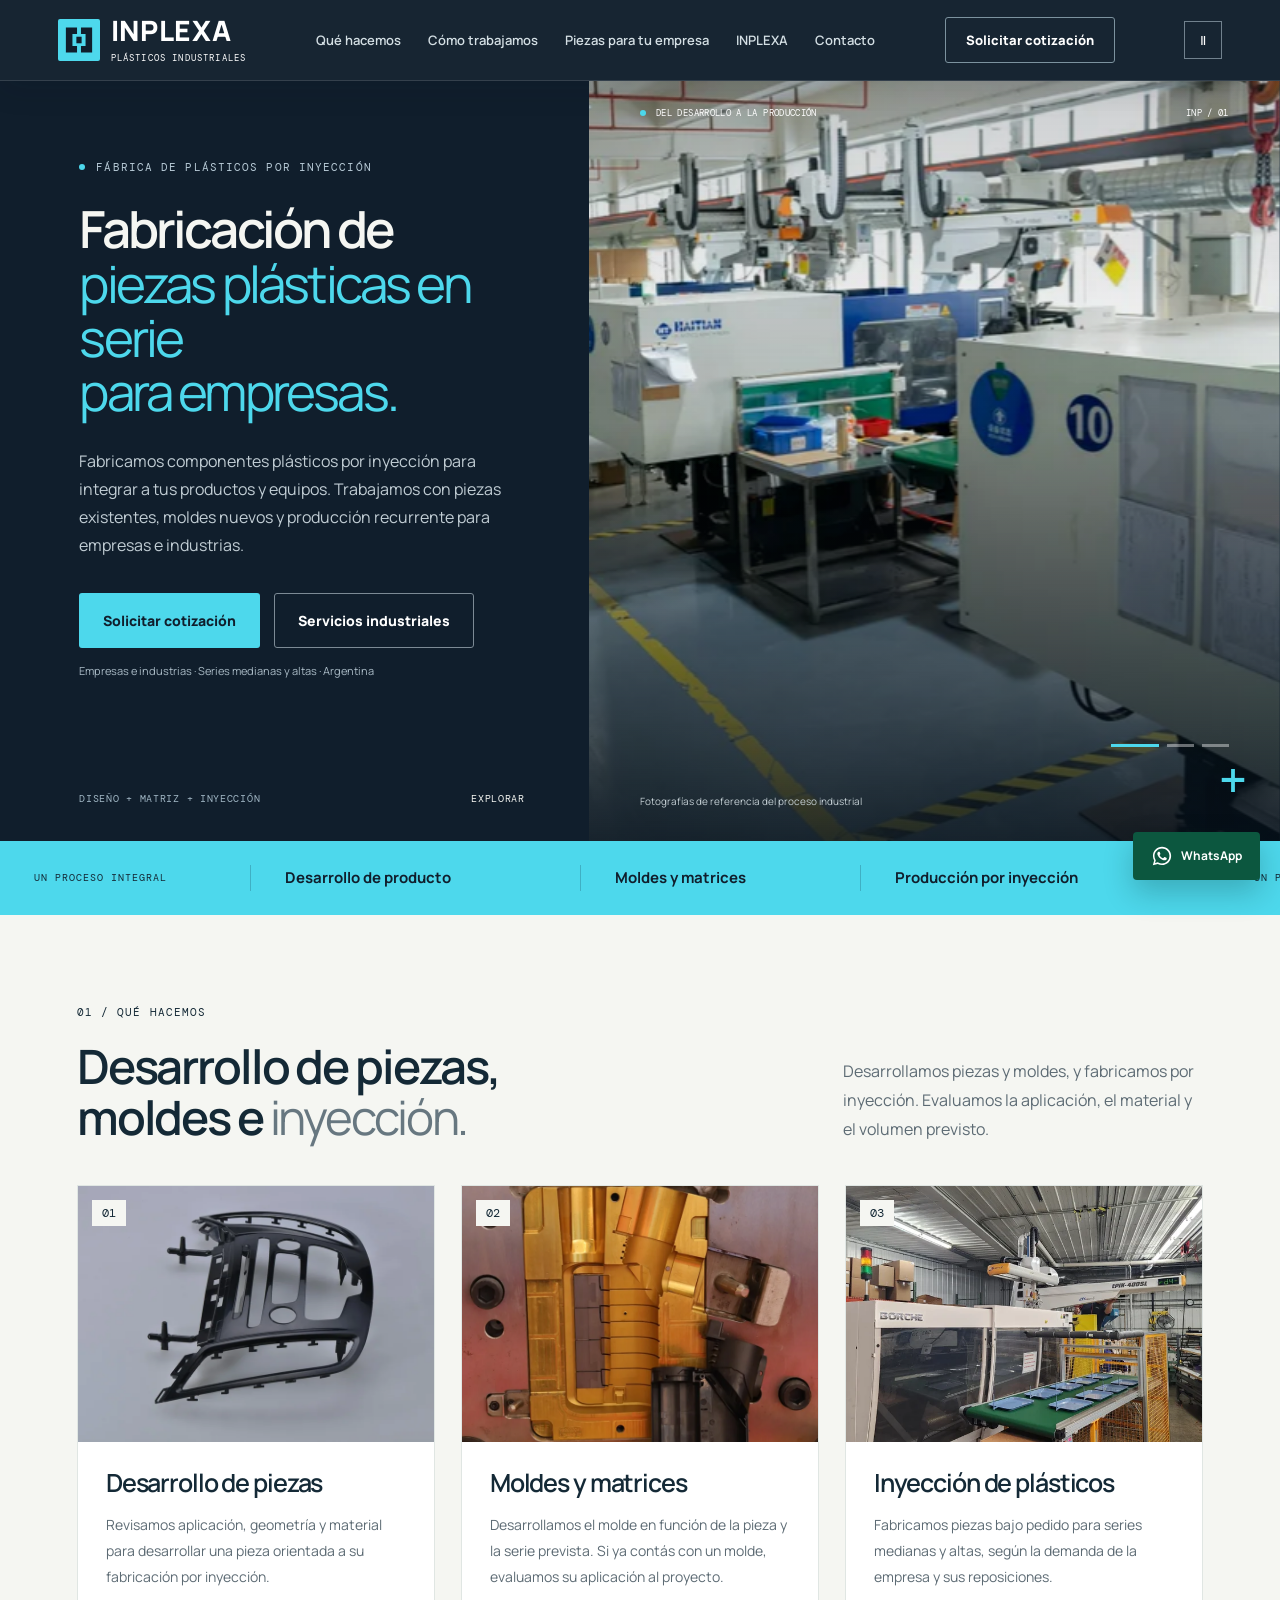
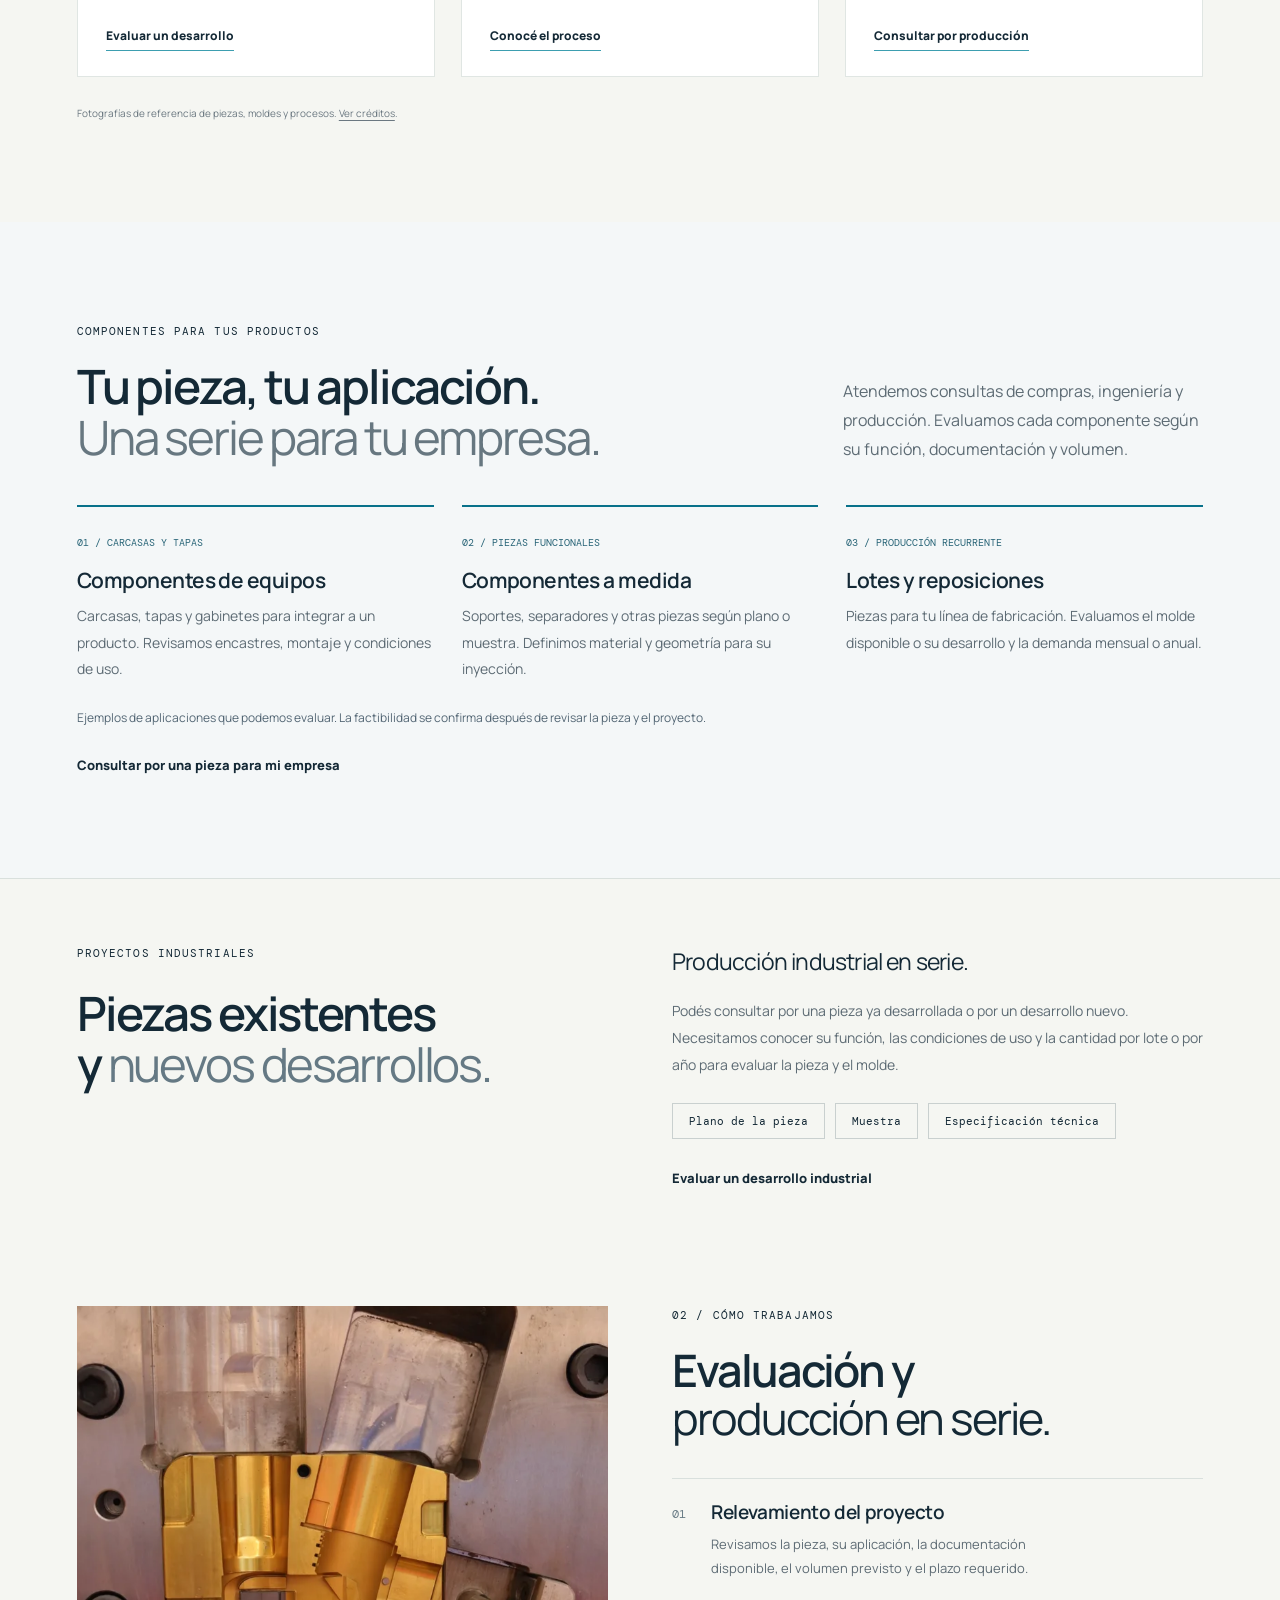
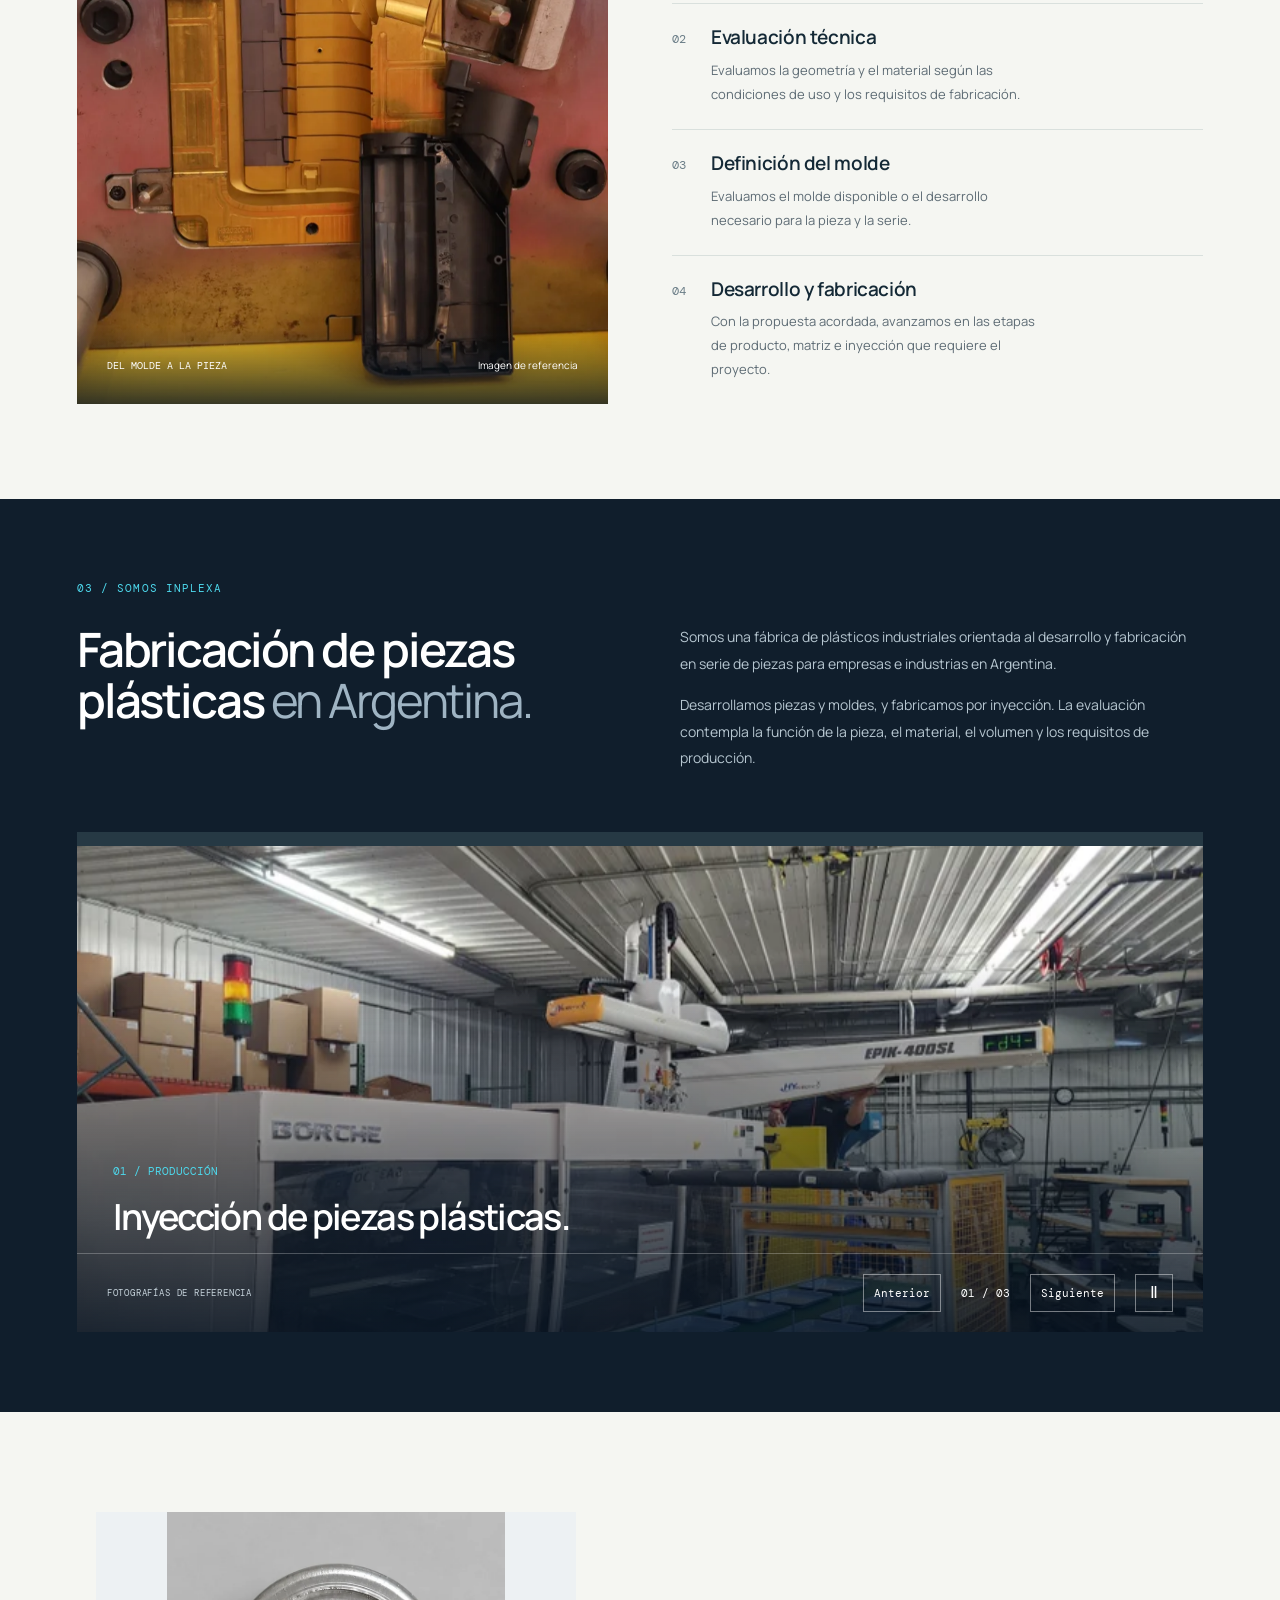
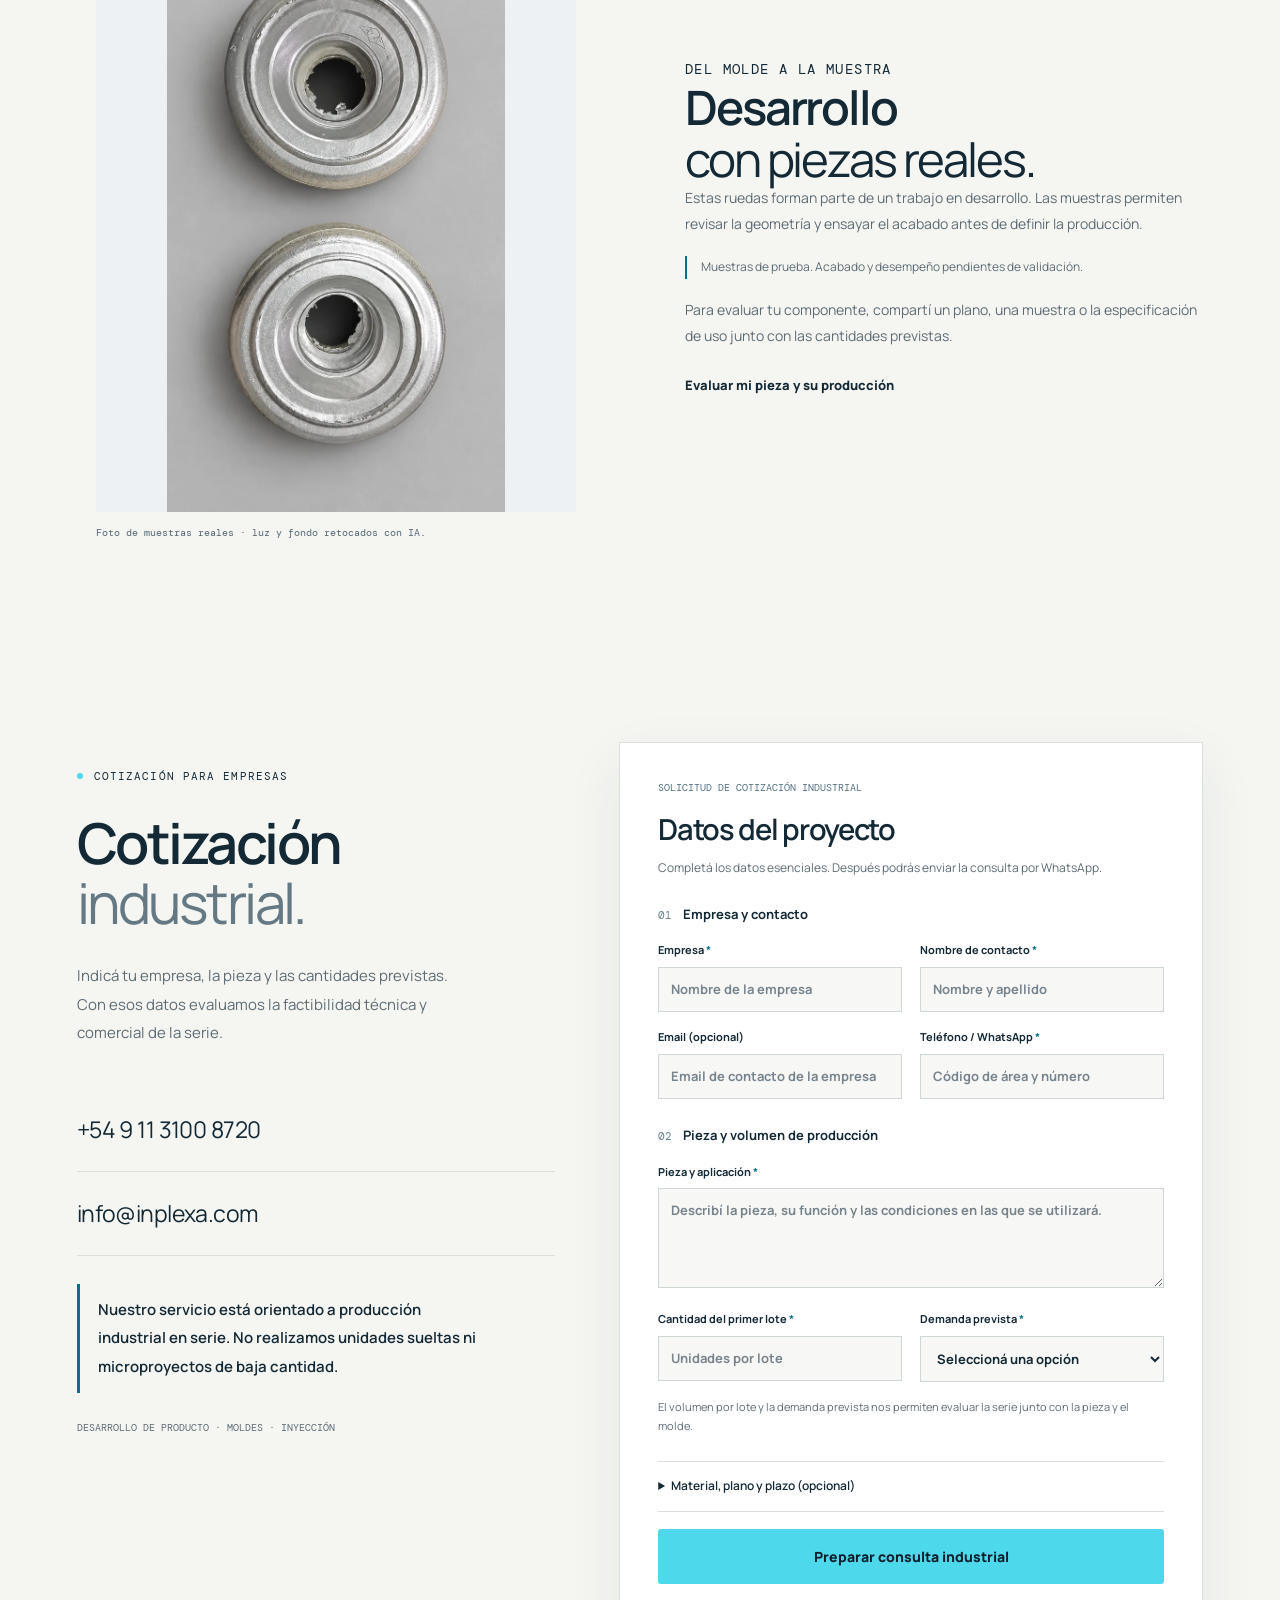
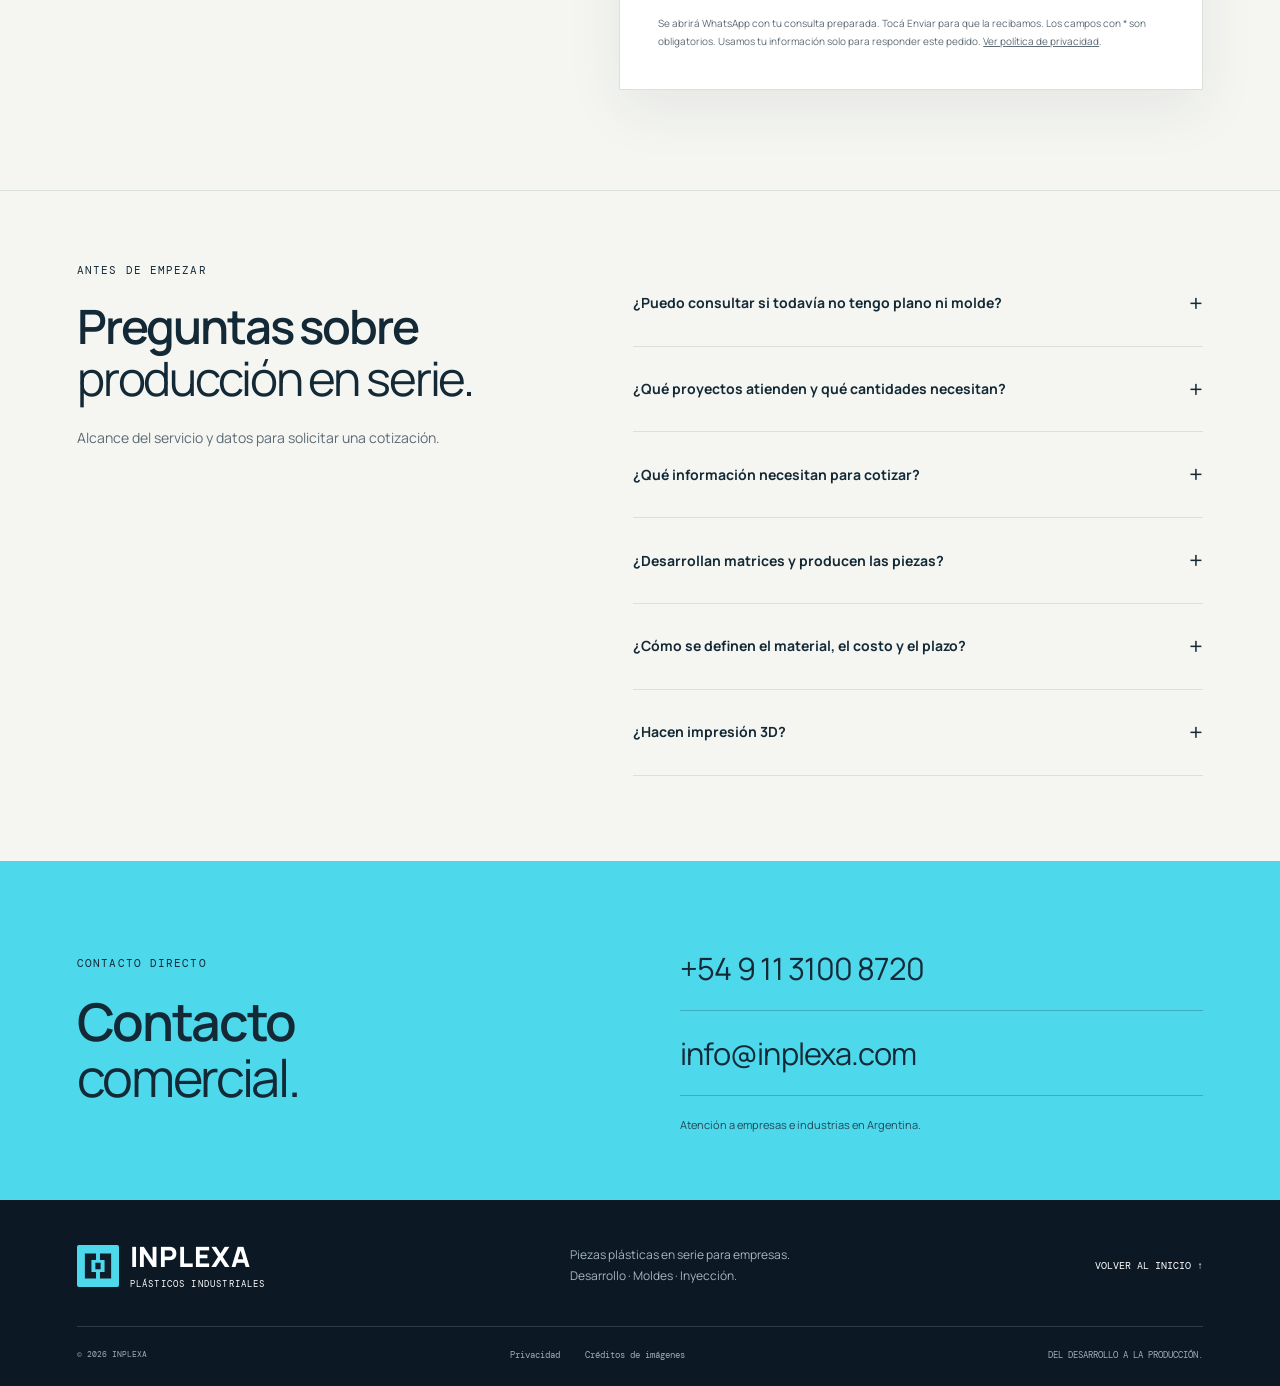
<file: index.html>
<!doctype html>
<html lang="es-AR">
<head>
<meta charset="utf-8"><meta name="viewport" content="width=device-width, initial-scale=1">
<title>INPLEXA | Piezas plásticas en serie para empresas</title>
<meta name="description" content="Fabricación de piezas plásticas en serie para empresas e industrias en Argentina. Desarrollo de moldes, series medianas y altas y producción recurrente.">
<meta name="robots" content="index, follow"><meta name="theme-color" content="#101e2c">
<link rel="canonical" href="https://inplexa.com/">
<meta property="og:type" content="website"><meta property="og:locale" content="es_AR"><meta property="og:title" content="INPLEXA · Producción plástica en serie para empresas"><meta property="og:description" content="Piezas plásticas industriales en serie. Desarrollo de producto, moldes e inyección para empresas con demanda recurrente en Argentina."><meta property="og:url" content="https://inplexa.com/">
<link rel="preconnect" href="https://fonts.googleapis.com"><link rel="preconnect" href="https://fonts.gstatic.com" crossorigin>
<link href="https://fonts.googleapis.com/css2?family=DM+Mono:wght@400;500&family=Manrope:wght@400;500;600;700;800&display=swap" rel="stylesheet">
<link rel="stylesheet" href="/v2.css?v=20260918c"><link rel="stylesheet" href="/web-polish.css?v=20260921"><link rel="stylesheet" href="/industrial.css?v=20261013-b2b"><link rel="icon" type="image/svg+xml" href="/assets/inplexa-mark-v2.svg">
  <script async src="https://www.googletagmanager.com/gtag/js?id=AW-18452248601"></script>
  <script>window.dataLayer=window.dataLayer||[];function gtag(){dataLayer.push(arguments)}gtag('js',new Date());gtag('config','AW-18452248601');gtag('config','G-6NSYC7V5YL');</script>
<script type="application/ld+json">{"@context":"https://schema.org","@graph":[{"@type":"Organization","@id":"https://inplexa.com/#empresa","name":"INPLEXA","url":"https://inplexa.com/","logo":"https://inplexa.com/assets/inplexa-mark-v2.svg","description":"Fábrica de plásticos industriales para empresas e industrias en Argentina. Desarrollo de piezas, moldes y producción por inyección.","email":"info@inplexa.com","telephone":"+54 9 11 3100 8720","areaServed":{"@type":"Country","name":"Argentina"},"contactPoint":{"@type":"ContactPoint","telephone":"+54 9 11 3100 8720","email":"info@inplexa.com","contactType":"sales","availableLanguage":"Spanish"}},{"@type":"WebSite","@id":"https://inplexa.com/#website","url":"https://inplexa.com/","name":"INPLEXA","inLanguage":"es-AR","publisher":{"@id":"https://inplexa.com/#empresa"}},{"@type":"Service","name":"Desarrollo de piezas plásticas a medida","provider":{"@id":"https://inplexa.com/#empresa"},"areaServed":{"@type":"Country","name":"Argentina"}},{"@type":"Service","name":"Diseño y desarrollo de moldes y matrices","provider":{"@id":"https://inplexa.com/#empresa"},"areaServed":{"@type":"Country","name":"Argentina"}},{"@type":"Service","name":"Fabricación de piezas plásticas por inyección","provider":{"@id":"https://inplexa.com/#empresa"},"areaServed":{"@type":"Country","name":"Argentina"}},{"@type":"FAQPage","mainEntity":[{"@type":"Question","name":"¿Puedo consultar si todavía no tengo plano ni molde?","acceptedAnswer":{"@type":"Answer","text":"Sí, si el objetivo es una producción industrial en serie. Podés partir de una idea, un boceto o una muestra; necesitamos conocer la empresa, la aplicación y el volumen previsto para evaluar el desarrollo de la pieza y del molde."}},{"@type":"Question","name":"¿Qué proyectos atienden y qué cantidades necesitan?","acceptedAnswer":{"@type":"Answer","text":"Trabajamos con empresas e industrias que necesitan series medianas y altas, reposiciones o desarrollos para producción recurrente. No realizamos unidades sueltas ni microproyectos de baja cantidad. Evaluamos el volumen por lote y anual junto con la pieza, el material y la inversión en molde; compartí esos datos para evaluar la factibilidad de tu serie."}},{"@type":"Question","name":"¿Qué información necesitan para cotizar?","acceptedAnswer":{"@type":"Answer","text":"Indicá empresa, pieza y aplicación, cantidad del primer lote, demanda mensual o anual, recurrencia y plazo. Compartí el material y si tenés plano, muestra o molde; también podemos asesorarte en un desarrollo para serie futura."}},{"@type":"Question","name":"¿Desarrollan matrices y producen las piezas?","acceptedAnswer":{"@type":"Answer","text":"Sí. El servicio integra desarrollo del producto, diseño y desarrollo del molde o matriz, y fabricación de piezas plásticas por inyección. También podés consultar por producción de una pieza ya desarrollada."}},{"@type":"Question","name":"¿Cómo se definen el material, el costo y el plazo?","acceptedAnswer":{"@type":"Answer","text":"Se evalúan según el uso de la pieza, su geometría, las condiciones de trabajo, el molde y la producción prevista. La propuesta se prepara después de revisar el proyecto; no hay un precio o plazo único para todos los desarrollos."}},{"@type":"Question","name":"¿Hacen impresión 3D?","acceptedAnswer":{"@type":"Answer","text":"No. Nuestro servicio se enfoca en el desarrollo de productos, moldes y fabricación de piezas plásticas por inyección."}}]}]}</script>
</head>
<body>
<a class="skip-link" href="#contenido">Ir al contenido</a><div class="scroll-progress" aria-hidden="true"><i></i></div>
<header class="topbar"><div class="header-inner"><a class="brand" href="#inicio" aria-label="INPLEXA, inicio"><img src="/assets/inplexa-mark-v2.svg" width="42" height="42" alt=""><span>INPLEXA<small>PLÁSTICOS INDUSTRIALES</small></span></a><nav aria-label="Navegación principal" id="main-nav"><a href="#servicios">Qué hacemos</a><a href="#proceso">Cómo trabajamos</a><a href="#aplicaciones">Piezas para tu empresa</a><a href="#empresa">INPLEXA</a><a href="#contacto">Contacto</a></nav><a class="header-cta" href="#cotizar">Solicitar cotización</a><button class="motion-toggle" type="button" aria-label="Pausar animaciones" aria-pressed="false"><span aria-hidden="true">Ⅱ</span></button><button class="menu-toggle" aria-expanded="false" aria-controls="main-nav" aria-label="Abrir menú"><span></span><span></span></button></div></header>
<main id="contenido">
<section class="hero" id="inicio">
<div class="hero-copy"><p class="eyebrow"><i></i> FÁBRICA DE PLÁSTICOS POR INYECCIÓN</p><h1>Fabricación de<br><em>piezas plásticas en serie<br>para empresas.</em></h1><p class="intro">Fabricamos componentes plásticos por inyección para integrar a tus productos y equipos. Trabajamos con piezas existentes, moldes nuevos y producción recurrente para empresas e industrias.</p><div class="hero-actions"><a class="button primary" href="#cotizar">Solicitar cotización</a><a class="button outline" href="#servicios">Servicios industriales</a></div><p class="hero-note">Empresas e industrias · Series medianas y altas · Argentina</p><div class="hero-bottom"><span>DISEÑO + MATRIZ + INYECCIÓN</span><a href="#servicios" aria-label="Explorar nuestros servicios">EXPLORAR</a></div></div>
<div class="hero-visual" data-hero-slideshow aria-roledescription="carrusel" aria-label="Presentación del proceso de fabricación"><div class="hero-shots"><figure class="hero-shot is-active" data-hero-shot><img class="hero-photo" src="/assets/planta-inyeccion-1600.webp" srcset="/assets/planta-inyeccion-800.webp 800w, /assets/planta-inyeccion-1600.webp 1600w" sizes="(max-width: 760px) 100vw, 55vw" width="1600" height="1000" alt="Vista de máquinas inyectoras en una planta industrial. Fotografía de referencia." fetchpriority="high" decoding="async"><figcaption><span>01 / INYECCIÓN INDUSTRIAL</span><p>Fabricación por inyección.<br>Producción en serie.</p></figcaption></figure><figure class="hero-shot" data-hero-shot aria-hidden="true"><img class="hero-photo" src="/assets/inyeccion-automatizada-1600.webp" srcset="/assets/inyeccion-automatizada-800.webp 800w, /assets/inyeccion-automatizada-1600.webp 1600w" sizes="(max-width: 760px) 100vw, 55vw" width="1600" height="1000" alt="Máquina inyectora con extracción automatizada. Fotografía de referencia." loading="lazy" decoding="async"><figcaption><span>02 / PRODUCCIÓN CONTROLADA</span><p>Máquinas de inyección.<br>Extracción de piezas.</p></figcaption></figure><figure class="hero-shot" data-hero-shot aria-hidden="true"><img class="hero-photo" src="/assets/matriz-y-pieza-1600.webp" srcset="/assets/matriz-y-pieza-800.webp 800w, /assets/matriz-y-pieza-1600.webp 1600w" sizes="(max-width: 760px) 100vw, 55vw" width="1600" height="1000" alt="Matriz de inyección con la pieza plástica fabricada. Fotografía de referencia." loading="lazy" decoding="async"><figcaption><span>03 / MATRIZ + PIEZA</span><p>Molde de inyección<br>y pieza plástica.</p></figcaption></figure></div><div class="hero-photo-shade"></div><div class="visual-label"><span><i></i> DEL DESARROLLO A LA PRODUCCIÓN</span><span data-hero-count>INP / 01</span></div><small class="hero-reference">Fotografías de referencia del proceso industrial</small><div class="hero-dots" aria-label="Seleccionar fotografía"><button class="is-active" data-hero-dot aria-label="Ver fotografía 1" aria-current="true"></button><button data-hero-dot aria-label="Ver fotografía 2"></button><button data-hero-dot aria-label="Ver fotografía 3"></button></div><div class="corner-mark" aria-hidden="true">+</div></div>
</section>
<div class="capability-band" aria-label="Proceso integral de INPLEXA"><div class="capability-track"><div class="capability-set"><span>UN PROCESO INTEGRAL</span><p>Desarrollo de producto</p><p>Moldes y matrices</p><p>Producción por inyección</p></div><div class="capability-set" aria-hidden="true"><span>UN PROCESO INTEGRAL</span><p>Desarrollo de producto</p><p>Moldes y matrices</p><p>Producción por inyección</p></div></div></div>
<section class="services section" id="servicios"><div class="section-heading reveal"><p class="eyebrow">01 / QUÉ HACEMOS</p><h2>Desarrollo de piezas,<br>moldes e <em>inyección.</em></h2><p>Desarrollamos piezas y moldes, y fabricamos por inyección. Evaluamos la aplicación, el material y el volumen previsto.</p></div><div class="service-grid">
<article class="service-card reveal"><div class="card-image"><img class="" src="/assets/pieza-plastica-1600.webp" srcset="/assets/pieza-plastica-800.webp 800w, /assets/pieza-plastica-1600.webp 1600w" sizes="(max-width: 760px) 100vw, 55vw" width="1600" height="1000" alt="Carcasa plástica fabricada por inyección, imagen de referencia." loading="lazy" decoding="async"><span>01</span></div><div class="card-copy"><h3>Desarrollo de piezas</h3><p>Revisamos aplicación, geometría y material para desarrollar una pieza orientada a su fabricación por inyección.</p><a href="#desarrollo">Evaluar un desarrollo</a></div></article>
<article class="service-card reveal"><div class="card-image mold-photo"><img class="" src="/assets/matriz-y-pieza-1600.webp" srcset="/assets/matriz-y-pieza-800.webp 800w, /assets/matriz-y-pieza-1600.webp 1600w" sizes="(max-width: 760px) 100vw, 55vw" width="1600" height="1000" alt="Matriz de inyección y pieza plástica correspondiente, imagen de referencia." loading="lazy" decoding="async"><span>02</span></div><div class="card-copy"><h3>Moldes y matrices</h3><p>Desarrollamos el molde en función de la pieza y la serie prevista. Si ya contás con un molde, evaluamos su aplicación al proyecto.</p><a href="#proceso">Conocé el proceso</a></div></article>
<article class="service-card reveal"><div class="card-image"><img class="" src="/assets/inyeccion-automatizada-1600.webp" srcset="/assets/inyeccion-automatizada-800.webp 800w, /assets/inyeccion-automatizada-1600.webp 1600w" sizes="(max-width: 760px) 100vw, 55vw" width="1600" height="1000" alt="Inyectora con brazo robótico y piezas plásticas sobre cinta, imagen de referencia." loading="lazy" decoding="async"><span>03</span></div><div class="card-copy"><h3>Inyección de plásticos</h3><p>Fabricamos piezas bajo pedido para series medianas y altas, según la demanda de la empresa y sus reposiciones.</p><a href="#cotizar">Consultar por producción</a></div></article></div><p class="image-note">Fotografías de referencia de piezas, moldes y procesos. <a href="/creditos.html">Ver créditos</a>.</p></section>
<section class="applications section" id="aplicaciones"><div class="section-heading"><p class="eyebrow">COMPONENTES PARA TUS PRODUCTOS</p><h2>Tu pieza, tu aplicación.<br><em>Una serie para tu empresa.</em></h2><p>Atendemos consultas de compras, ingeniería y producción. Evaluamos cada componente según su función, documentación y volumen.</p></div><div class="application-grid"><article><span>01 / CARCASAS Y TAPAS</span><h3>Componentes de equipos</h3><p>Carcasas, tapas y gabinetes para integrar a un producto. Revisamos encastres, montaje y condiciones de uso.</p></article><article><span>02 / PIEZAS FUNCIONALES</span><h3>Componentes a medida</h3><p>Soportes, separadores y otras piezas según plano o muestra. Definimos material y geometría para su inyección.</p></article><article><span>03 / PRODUCCIÓN RECURRENTE</span><h3>Lotes y reposiciones</h3><p>Piezas para tu línea de fabricación. Evaluamos el molde disponible o su desarrollo y la demanda mensual o anual.</p></article></div><p class="application-note">Ejemplos de aplicaciones que podemos evaluar. La factibilidad se confirma después de revisar la pieza y el proyecto.</p><a class="text-link" href="#cotizar">Consultar por una pieza para mi empresa</a></section>
<section class="development section" id="desarrollo"><div class="development-heading reveal"><p class="eyebrow">PROYECTOS INDUSTRIALES</p><h2>Piezas existentes<br>y <em>nuevos desarrollos.</em></h2></div><div class="development-body reveal"><p class="large-copy">Producción industrial en serie.</p><p>Podés consultar por una pieza ya desarrollada o por un desarrollo nuevo. Necesitamos conocer su función, las condiciones de uso y la cantidad por lote o por año para evaluar la pieza y el molde.</p><div class="starting-points"><span>Plano de la pieza</span><span>Muestra</span><span>Especificación técnica</span></div><a class="text-link" href="#cotizar">Evaluar un desarrollo industrial</a></div></section>
<section class="process section" id="proceso"><div class="process-visual reveal"><img class="" src="/assets/matriz-y-pieza-1600.webp" srcset="/assets/matriz-y-pieza-800.webp 800w, /assets/matriz-y-pieza-1600.webp 1600w" sizes="(max-width: 760px) 100vw, 55vw" width="1600" height="1000" alt="Detalle fotográfico de una matriz metálica con su pieza inyectada. Imagen de referencia." loading="lazy" decoding="async"><div class="process-photo-label"><span>DEL MOLDE A LA PIEZA</span><small>Imagen de referencia</small></div></div><div class="process-content"><p class="eyebrow">02 / CÓMO TRABAJAMOS</p><h2>Evaluación y<br><em>producción en serie.</em></h2><ol class="steps"><li class="reveal"><span>01</span><div><h3>Relevamiento del proyecto</h3><p>Revisamos la pieza, su aplicación, la documentación disponible, el volumen previsto y el plazo requerido.</p></div></li><li class="reveal"><span>02</span><div><h3>Evaluación técnica</h3><p>Evaluamos la geometría y el material según las condiciones de uso y los requisitos de fabricación.</p></div></li><li class="reveal"><span>03</span><div><h3>Definición del molde</h3><p>Evaluamos el molde disponible o el desarrollo necesario para la pieza y la serie.</p></div></li><li class="reveal"><span>04</span><div><h3>Desarrollo y fabricación</h3><p>Con la propuesta acordada, avanzamos en las etapas de producto, matriz e inyección que requiere el proyecto.</p></div></li></ol></div></section>
<section class="company section" id="empresa"><div class="company-top reveal"><p class="eyebrow">03 / SOMOS INPLEXA</p><h2>Fabricación de piezas<br>plásticas <em>en Argentina.</em></h2><div><p>Somos una fábrica de plásticos industriales orientada al desarrollo y fabricación en serie de piezas para empresas e industrias en Argentina.</p><p>Desarrollamos piezas y moldes, y fabricamos por inyección. La evaluación contempla la función de la pieza, el material, el volumen y los requisitos de producción.</p></div></div><div class="factory-slider" aria-roledescription="carrusel" aria-label="Referencias del proceso de fabricación"><div class="factory-slide is-active" data-slide><img class="" src="/assets/inyeccion-automatizada-1600.webp" srcset="/assets/inyeccion-automatizada-800.webp 800w, /assets/inyeccion-automatizada-1600.webp 1600w" sizes="(max-width: 760px) 100vw, 55vw" width="1600" height="1000" alt="Máquina inyectora con extracción automatizada y producción de piezas. Fotografía de referencia." loading="lazy" decoding="async"><div><span>01 / PRODUCCIÓN</span><h3>Inyección de piezas plásticas.</h3></div></div><div class="factory-slide" data-slide aria-hidden="true"><img class="" src="/assets/planta-inyeccion-1600.webp" srcset="/assets/planta-inyeccion-800.webp 800w, /assets/planta-inyeccion-1600.webp 1600w" sizes="(max-width: 760px) 100vw, 55vw" width="1600" height="1000" alt="Línea de máquinas de inyección de plástico. Fotografía de referencia." loading="lazy" decoding="async"><div><span>02 / INYECCIÓN</span><h3>Máquinas de inyección.</h3></div></div><div class="factory-slide" data-slide aria-hidden="true"><img class="" src="/assets/pieza-plastica-1600.webp" srcset="/assets/pieza-plastica-800.webp 800w, /assets/pieza-plastica-1600.webp 1600w" sizes="(max-width: 760px) 100vw, 55vw" width="1600" height="1000" alt="Pieza plástica moldeada por inyección. Fotografía de referencia." loading="lazy" decoding="async"><div><span>03 / PRODUCTO</span><h3>Piezas fabricadas por inyección.</h3></div></div><div class="slider-controls"><p>FOTOGRAFÍAS DE REFERENCIA</p><div><button data-prev aria-label="Foto anterior">Anterior</button><span id="slide-count" aria-live="polite">01 / 03</span><button data-next aria-label="Foto siguiente">Siguiente</button><button data-pause aria-label="Pausar presentación" aria-pressed="false">Ⅱ</button></div></div></div></section>
<section class="project-evidence section" id="muestras"><figure><img src="/assets/muestras-ruedas-retoque.webp" width="720" height="1279" loading="lazy" decoding="async" alt="Dos muestras reales de ruedas por inyección con acabado plateado de prueba."><figcaption>Foto de muestras reales · luz y fondo retocados con IA.</figcaption></figure><div><p class="eyebrow">DEL MOLDE A LA MUESTRA</p><h2>Desarrollo<br><em>con piezas reales.</em></h2><p>Estas ruedas forman parte de un trabajo en desarrollo. Las muestras permiten revisar la geometría y ensayar el acabado antes de definir la producción.</p><p class="sample-note">Muestras de prueba. Acabado y desempeño pendientes de validación.</p><p>Para evaluar tu componente, compartí un plano, una muestra o la especificación de uso junto con las cantidades previstas.</p><a class="text-link" href="#cotizar">Evaluar mi pieza y su producción</a></div></section>
<section class="quote section" id="cotizar"><div class="quote-copy reveal"><p class="eyebrow"><i></i> COTIZACIÓN PARA EMPRESAS</p><h2>Cotización<br><em>industrial.</em></h2><p>Indicá tu empresa, la pieza y las cantidades previstas. Con esos datos evaluamos la factibilidad técnica y comercial de la serie.</p><div class="quote-contact"><a data-whatsapp href="https://wa.me/5491131008720"><span>WHATSAPP DIRECTO</span>+54 9 11 3100 8720</a><a href="mailto:info@inplexa.com"><span>EMAIL COMERCIAL</span>info@inplexa.com</a></div><p class="industrial-filter">Nuestro servicio está orientado a producción industrial en serie. No realizamos unidades sueltas ni microproyectos de baja cantidad.</p><p class="quote-footnote">Desarrollo de producto · Moldes · Inyección</p></div><div class="form-panel"><div class="form-heading"><span>SOLICITUD DE COTIZACIÓN INDUSTRIAL</span></div><h3>Datos del proyecto</h3><p class="form-intro">Completá los datos esenciales. Después podrás enviar la consulta por WhatsApp.</p><form id="quoteForm">
<input type="hidden" name="utm_source"><input type="hidden" name="utm_medium"><input type="hidden" name="utm_campaign"><input type="hidden" name="gclid">
<fieldset><legend><span>01</span> Empresa y contacto</legend><div class="qualification-grid">
<label>Empresa <span aria-hidden="true">*</span><input name="empresa" required autocomplete="organization" maxlength="160" placeholder="Nombre de la empresa"></label>
<label>Nombre de contacto <span aria-hidden="true">*</span><input name="nombre" required autocomplete="name" maxlength="120" placeholder="Nombre y apellido"></label>
<label>Email (opcional)<input name="email" type="email" autocomplete="email" maxlength="180" placeholder="Email de contacto de la empresa"></label>
<label>Teléfono / WhatsApp <span aria-hidden="true">*</span><input name="telefono" type="tel" required autocomplete="tel" maxlength="40" placeholder="Código de área y número"></label>
</div></fieldset><fieldset><legend><span>02</span> Pieza y volumen de producción</legend><div class="qualification-grid"><label class="field-wide">Pieza y aplicación <span aria-hidden="true">*</span><textarea name="consulta" required maxlength="2400" placeholder="Describí la pieza, su función y las condiciones en las que se utilizará."></textarea></label>
<label>Cantidad del primer lote <span aria-hidden="true">*</span><input name="cantidad_lote" type="number" min="1" step="1" required inputmode="numeric" placeholder="Unidades por lote"></label>

<label>Demanda prevista <span aria-hidden="true">*</span><select name="periodo_demanda" id="periodoDemanda" required aria-controls="cantidadDemanda"><option value="">Seleccioná una opción</option><option value="mensual">Mensual</option><option value="anual">Anual</option><option value="a_definir">A definir con evaluación comercial</option></select></label>
<label id="cantidadDemanda" hidden>Unidades previstas <span aria-hidden="true">*</span><input name="cantidad_demanda" type="number" min="1" step="1" inputmode="numeric" disabled placeholder="Según el período seleccionado"></label>
</div><p class="field-help">El volumen por lote y la demanda prevista nos permiten evaluar la serie junto con la pieza y el molde.</p></fieldset>
<details class="technical-details"><summary>Material, plano y plazo (opcional)</summary><div class="qualification-grid">
<label>Material<input name="material" maxlength="120" placeholder="Material o requiere asesoramiento"></label>
<label>Plano o muestra<select name="documentacion"><option>Requiere desarrollo</option><option>Plano 2D disponible</option><option>Archivo 3D disponible</option><option>Muestra disponible</option></select></label>

<label>Molde disponible<select name="molde"><option value="A evaluar">A evaluar</option><option value="Tengo un molde">Tengo un molde</option><option value="Necesito un molde nuevo">Necesito un molde nuevo</option></select></label>
<label>Plazo requerido<input name="plazo" maxlength="120" placeholder="Fecha o plazo estimado"></label>
</div><p class="field-help">Si tenés planos, archivos o fotos, podés enviarlos después por WhatsApp.</p></details>
<button class="button primary" type="submit">Preparar consulta industrial</button>
<p id="quoteStatus" class="quote-status" role="status" aria-live="polite"></p>
<p class="form-note">Se abrirá WhatsApp con tu consulta preparada. Tocá Enviar para que la recibamos. Los campos con * son obligatorios. Usamos tu información solo para responder este pedido. <a href="/privacy.html">Ver política de privacidad</a>.</p>
</form></div></section>
<section class="faq section" id="preguntas"><div><p class="eyebrow">ANTES DE EMPEZAR</p><h2>Preguntas sobre<br><em>producción en serie.</em></h2><p>Alcance del servicio y datos para solicitar una cotización.</p></div><div><details><summary>¿Puedo consultar si todavía no tengo plano ni molde?<span aria-hidden="true">+</span></summary><p>Sí, si el objetivo es una producción industrial en serie. Podés partir de una idea, un boceto o una muestra; necesitamos conocer la empresa, la aplicación y el volumen previsto para evaluar el desarrollo de la pieza y del molde.</p></details><details><summary>¿Qué proyectos atienden y qué cantidades necesitan?<span aria-hidden="true">+</span></summary><p>Trabajamos con empresas e industrias que necesitan series medianas y altas, reposiciones o desarrollos para producción recurrente. No realizamos unidades sueltas ni microproyectos de baja cantidad. Evaluamos el volumen por lote y anual junto con la pieza, el material y la inversión en molde; compartí esos datos para evaluar la factibilidad de tu serie.</p></details><details><summary>¿Qué información necesitan para cotizar?<span aria-hidden="true">+</span></summary><p>Indicá empresa, pieza y aplicación, cantidad del primer lote, demanda mensual o anual, recurrencia y plazo. Compartí el material y si tenés plano, muestra o molde; también podemos asesorarte en un desarrollo para serie futura.</p></details><details><summary>¿Desarrollan matrices y producen las piezas?<span aria-hidden="true">+</span></summary><p>Sí. El servicio integra desarrollo del producto, diseño y desarrollo del molde o matriz, y fabricación de piezas plásticas por inyección. También podés consultar por producción de una pieza ya desarrollada.</p></details><details><summary>¿Cómo se definen el material, el costo y el plazo?<span aria-hidden="true">+</span></summary><p>Se evalúan según el uso de la pieza, su geometría, las condiciones de trabajo, el molde y la producción prevista. La propuesta se prepara después de revisar el proyecto; no hay un precio o plazo único para todos los desarrollos.</p></details><details><summary>¿Hacen impresión 3D?<span aria-hidden="true">+</span></summary><p>No. Nuestro servicio se enfoca en el desarrollo de productos, moldes y fabricación de piezas plásticas por inyección.</p></details></div></section>
<section class="contact section" id="contacto"><div><p class="eyebrow">CONTACTO DIRECTO</p><h2>Contacto<br><em>comercial.</em></h2></div><div><a data-whatsapp href="https://wa.me/5491131008720">+54 9 11 3100 8720</a><a href="mailto:info@inplexa.com">info@inplexa.com</a><p>Atención a empresas e industrias en Argentina.</p></div></section>
</main>
<footer><div class="footer-main"><a class="brand" href="#inicio" aria-label="INPLEXA, inicio"><img src="/assets/inplexa-mark-v2.svg" width="42" height="42" alt=""><span>INPLEXA<small>PLÁSTICOS INDUSTRIALES</small></span></a><p>Piezas plásticas en serie para empresas.<br>Desarrollo · Moldes · Inyección.</p><a href="#inicio">VOLVER AL INICIO ↑</a></div><div class="footer-bottom"><small>© <span id="year">2026</span> INPLEXA</small><div><a href="/privacy.html">Privacidad</a><a href="/creditos.html">Créditos de imágenes</a></div><span>DEL DESARROLLO A LA PRODUCCIÓN.</span></div></footer>
<a class="floating-wa" data-whatsapp href="https://wa.me/5491131008720" aria-label="Consultar por WhatsApp"><img src="/assets/whatsapp.svg" width="22" height="22" alt=""><span>WhatsApp</span></a>
<script src="/config.js"></script><script src="/script.js?v=20261013-measurement"></script><script src="/v2.js?v=20260918c" defer></script>
</body></html>
</file>
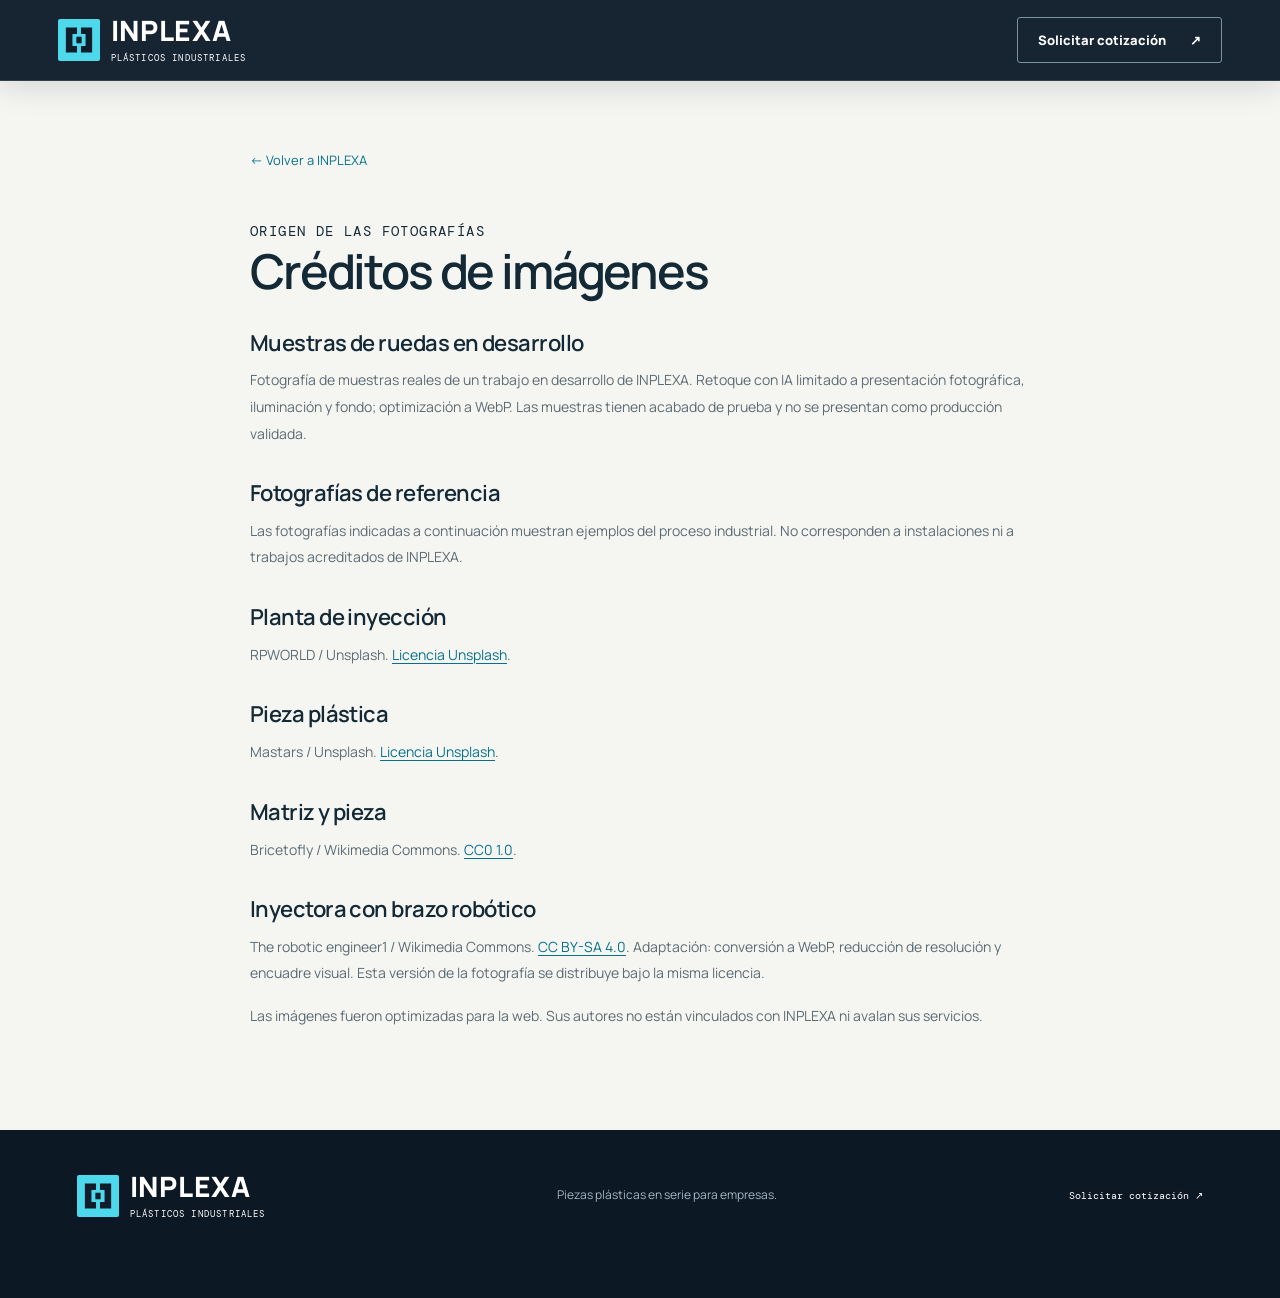
<file: creditos.html>
<!doctype html><html lang="es-AR"><head><meta charset="utf-8"><meta name="viewport" content="width=device-width, initial-scale=1"><title>Créditos de fotografías | INPLEXA</title><link rel="preconnect" href="https://fonts.googleapis.com"><link rel="preconnect" href="https://fonts.gstatic.com" crossorigin><link href="https://fonts.googleapis.com/css2?family=DM+Mono:wght@400;500&family=Manrope:wght@400;500;600;700;800&display=swap" rel="stylesheet"><link rel="stylesheet" href="/v2.css?v=20260918c"><link rel="stylesheet" href="/web-polish.css?v=20260921"><link rel="stylesheet" href="/industrial.css?v=20261013-b2b"><link rel="icon" href="/assets/inplexa-mark-v2.svg"><meta name="robots" content="noindex,follow"></head><body><header class="topbar"><div class="header-inner"><a class="brand" href="/" aria-label="INPLEXA, inicio"><img src="/assets/inplexa-mark-v2.svg" width="42" height="42" alt=""><span>INPLEXA<small>PLÁSTICOS INDUSTRIALES</small></span></a><a class="header-cta" href="/#cotizar" style="margin-left:auto">Solicitar cotización <span aria-hidden="true">↗</span></a></div></header><main class="document-page"><a href="/">← Volver a INPLEXA</a><p class="eyebrow">ORIGEN DE LAS FOTOGRAFÍAS</p><h1>Créditos de imágenes</h1><h2>Muestras de ruedas en desarrollo</h2><p>Fotografía de muestras reales de un trabajo en desarrollo de INPLEXA. Retoque con IA limitado a presentación fotográfica, iluminación y fondo; optimización a WebP. Las muestras tienen acabado de prueba y no se presentan como producción validada.</p><h2>Fotografías de referencia</h2><p>Las fotografías indicadas a continuación muestran ejemplos del proceso industrial. No corresponden a instalaciones ni a trabajos acreditados de INPLEXA.</p><h2>Planta de inyección</h2><p>RPWORLD / <a href="https://unsplash.com/photos/IWJNXtezL2I">Unsplash</a>. <a href="https://unsplash.com/license">Licencia Unsplash</a>.</p><h2>Pieza plástica</h2><p>Mastars / <a href="https://unsplash.com/photos/-RsSZVGdIj0">Unsplash</a>. <a href="https://unsplash.com/license">Licencia Unsplash</a>.</p><h2>Matriz y pieza</h2><p>Bricetofly / <a href="https://commons.wikimedia.org/wiki/File:Mold_for_plastic_injection_with_workpiece.jpg">Wikimedia Commons</a>. <a href="https://creativecommons.org/publicdomain/zero/1.0/">CC0 1.0</a>.</p><h2>Inyectora con brazo robótico</h2><p>The robotic engineer1 / <a href="https://commons.wikimedia.org/wiki/File:Injection_Molding_Machine_with_a_robot_arm.jpg">Wikimedia Commons</a>. <a href="https://creativecommons.org/licenses/by-sa/4.0/">CC BY-SA 4.0</a>. Adaptación: conversión a WebP, reducción de resolución y encuadre visual. Esta versión de la fotografía se distribuye bajo la misma licencia.</p><p>Las imágenes fueron optimizadas para la web. Sus autores no están vinculados con INPLEXA ni avalan sus servicios.</p></main><footer class="document-footer"><div class="footer-main"><a class="brand" href="/" aria-label="INPLEXA, inicio"><img src="/assets/inplexa-mark-v2.svg" width="42" height="42" alt=""><span>INPLEXA<small>PLÁSTICOS INDUSTRIALES</small></span></a><p>Piezas plásticas en serie para empresas.</p><a href="/#cotizar">Solicitar cotización ↗</a></div></footer></body></html>
</file>
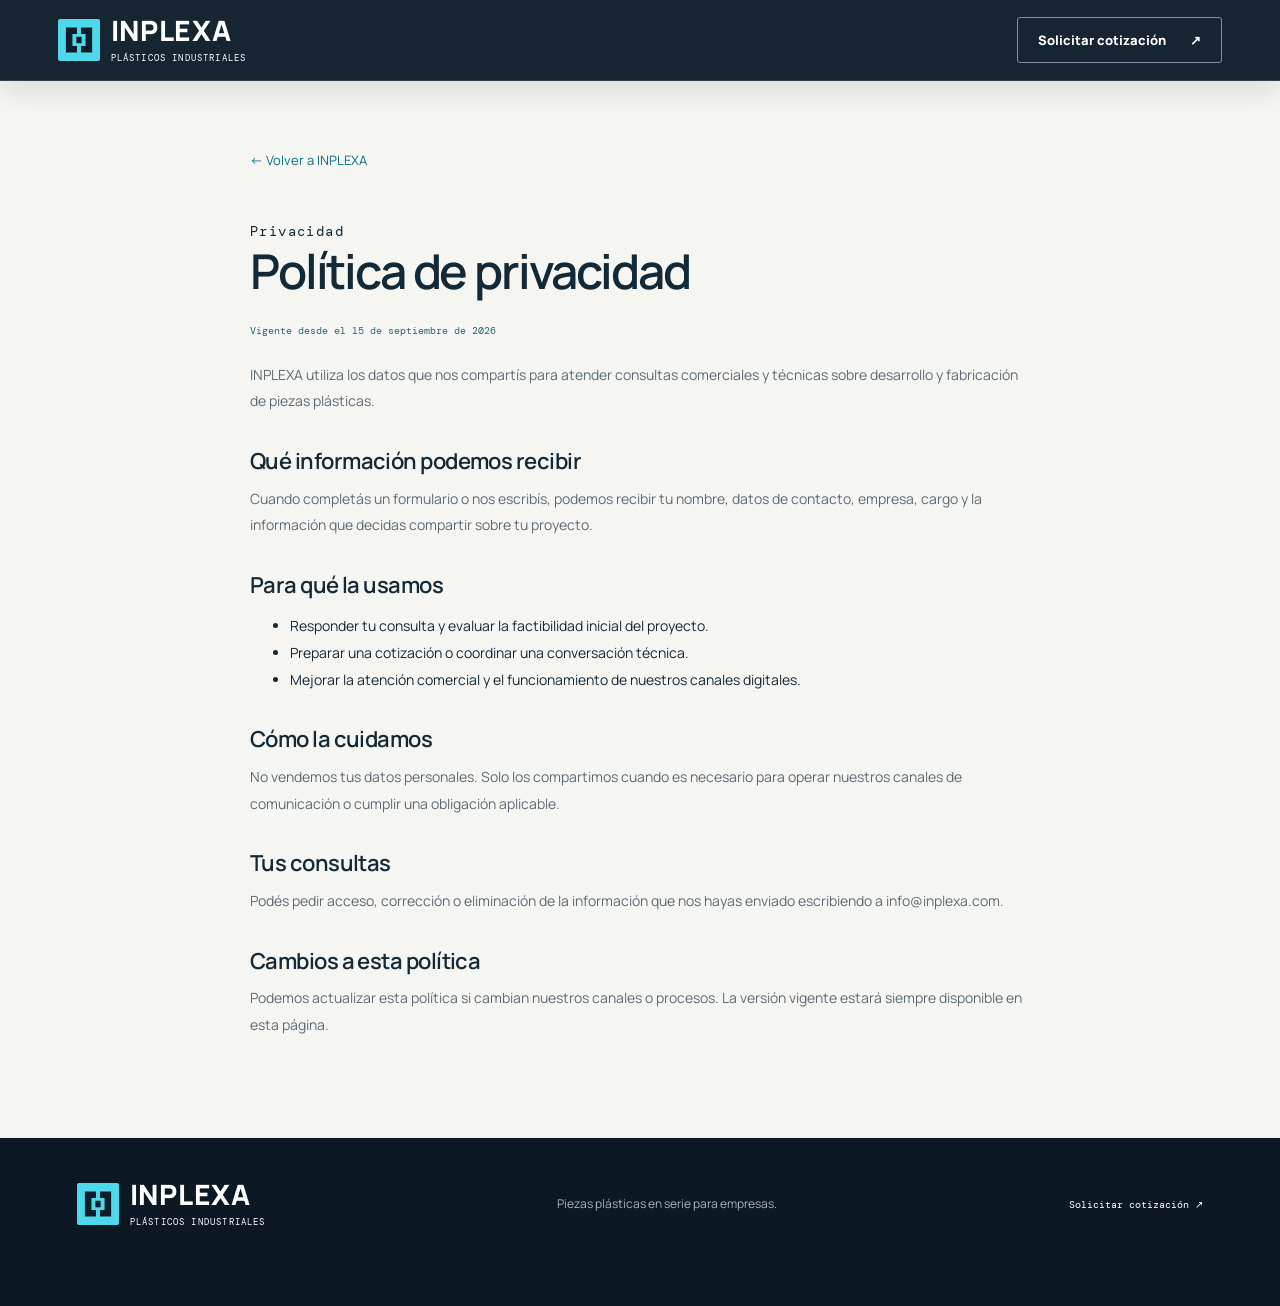
<file: privacy.html>
<!doctype html>
<html lang="es-AR">
<head>
  <meta charset="utf-8">
  <meta name="viewport" content="width=device-width, initial-scale=1">
  <meta name="description" content="Política de privacidad de INPLEXA.">
  <meta name="robots" content="index, follow">
  <meta name="theme-color" content="#07111d">
  <link rel="canonical" href="https://inplexa.com/privacy.html">
  <link rel="preconnect" href="https://fonts.googleapis.com"><link rel="preconnect" href="https://fonts.gstatic.com" crossorigin><link href="https://fonts.googleapis.com/css2?family=DM+Mono:wght@400;500&family=Manrope:wght@400;500;600;700;800&display=swap" rel="stylesheet"><link rel="stylesheet" href="/v2.css?v=20260918c"><link rel="stylesheet" href="/web-polish.css?v=20260921"><link rel="stylesheet" href="/industrial.css?v=20261003-restored2"><link rel="icon" type="image/svg+xml" href="/assets/inplexa-mark-v2.svg"><title>Política de privacidad | INPLEXA</title>
</head>
<body>
  <header class="topbar"><div class="header-inner"><a class="brand" href="/" aria-label="INPLEXA, inicio"><img src="/assets/inplexa-mark-v2.svg" width="42" height="42" alt=""><span>INPLEXA<small>PLÁSTICOS INDUSTRIALES</small></span></a><a class="header-cta" href="/#cotizar" style="margin-left:auto">Solicitar cotización <span aria-hidden="true">↗</span></a></div></header>
  <main class="document-page">
    <a class="back" href="/"><span>←</span> Volver a INPLEXA</a>
    <p class="eyebrow">Privacidad</p>
    <h1>Política de privacidad</h1>
    <p class="updated">Vigente desde el 15 de septiembre de 2026</p>
    <p>INPLEXA utiliza los datos que nos compartís para atender consultas comerciales y técnicas sobre desarrollo y fabricación de piezas plásticas.</p>
    <h2>Qué información podemos recibir</h2>
    <p>Cuando completás un formulario o nos escribís, podemos recibir tu nombre, datos de contacto, empresa, cargo y la información que decidas compartir sobre tu proyecto.</p>
    <h2>Para qué la usamos</h2>
    <ul><li>Responder tu consulta y evaluar la factibilidad inicial del proyecto.</li><li>Preparar una cotización o coordinar una conversación técnica.</li><li>Mejorar la atención comercial y el funcionamiento de nuestros canales digitales.</li></ul>
    <h2>Cómo la cuidamos</h2>
    <p>No vendemos tus datos personales. Solo los compartimos cuando es necesario para operar nuestros canales de comunicación o cumplir una obligación aplicable.</p>
    <h2>Tus consultas</h2>
    <p>Podés pedir acceso, corrección o eliminación de la información que nos hayas enviado escribiendo a <a href="mailto:info@inplexa.com">info@inplexa.com</a>.</p>
    <h2>Cambios a esta política</h2>
    <p>Podemos actualizar esta política si cambian nuestros canales o procesos. La versión vigente estará siempre disponible en esta página.</p>
  </main>
  <footer class="document-footer"><div class="footer-main"><a class="brand" href="/" aria-label="INPLEXA, inicio"><img src="/assets/inplexa-mark-v2.svg" width="42" height="42" alt=""><span>INPLEXA<small>PLÁSTICOS INDUSTRIALES</small></span></a><p>Piezas plásticas en serie para empresas.</p><a href="/#cotizar">Solicitar cotización ↗</a></div></footer>
</body>
</html>
</file>
<file: v2.css>
:root{--navy:#101e2c;--deep:#0c1824;--cyan:#4dd8ec;--paper:#f3f4ef;--ink:#182b39;--muted:#5d6b74;--line:#d3d9d7;--mono:'DM Mono',monospace;--font:'Manrope',Arial,sans-serif}*{box-sizing:border-box}html{scroll-behavior:smooth;scroll-padding-top:95px}body{margin:0;background:var(--paper);color:var(--ink);font-family:var(--font);font-size:16px;line-height:1.7}a{color:inherit;text-decoration:none}button,input,select,textarea{font:inherit}button,a,input,select,textarea{-webkit-tap-highlight-color:transparent}a,button{touch-action:manipulation}button{cursor:pointer}img{display:block;max-width:100%}figure,p,h1,h2,h3{margin:0}h1,h2,h3{font-weight:600;line-height:1.08;letter-spacing:-.045em}h2{font-size:clamp(34px,3.7vw,56px)}h2 em,h1 em{font-style:normal;font-weight:400}p{color:var(--muted)}:focus-visible{outline:3px solid #138caa;outline-offset:5px}section[id]{scroll-margin-top:20px}.skip-link{position:fixed;top:-100px;left:20px;z-index:100;background:var(--cyan);color:var(--navy);padding:12px}.skip-link:focus{top:10px}.topbar{position:sticky;top:0;background:rgba(16,30,44,.97);color:white;z-index:30;border-bottom:1px solid #ffffff20;backdrop-filter:blur(14px)}.header-inner{max-width:1600px;margin:auto;padding:22px 4.5%;display:flex;gap:30px;align-items:center;justify-content:space-between}.brand{display:flex;gap:11px;align-items:center;flex-shrink:0}.brand>span{font-size:28px;font-weight:800;line-height:1;letter-spacing:.025em}.brand small{display:block;font:9px var(--mono);letter-spacing:.13em;margin-top:8px}.topbar nav{display:flex;gap:26px;align-items:center}.topbar nav a{font-size:13px;color:#d4dfe4;position:relative}.topbar nav a:after{content:'';height:1px;position:absolute;bottom:-5px;left:0;width:0;background:var(--cyan);transition:width .25s}.topbar nav a:hover:after{width:100%}.header-cta{font-size:13px;font-weight:800;border:1px solid #71818d;padding:10px 16px;display:flex;gap:24px;align-items:center;transition:.25s}.header-cta:hover{background:var(--cyan);border-color:var(--cyan);color:var(--navy)}.menu-toggle{display:none}.hero{display:grid;grid-template-columns:1fr 1fr;min-height:650px;background:var(--navy);color:var(--paper);max-width:1920px;margin:auto}.hero-copy{padding:60px 7% 28px 9%;display:flex;flex-direction:column;align-items:flex-start}.eyebrow{font:11px var(--mono);letter-spacing:.1em;line-height:1.7;display:flex;align-items:center;gap:11px;color:inherit}.eyebrow i,.visual-label i{display:inline-block;background:var(--cyan);width:6px;height:6px;border-radius:50%;flex-shrink:0}.hero .eyebrow{color:#b8cbd7;margin-bottom:25px}.hero h1{font-size:clamp(42px,4.4vw,70px);line-height:1.06;letter-spacing:-.052em}.hero h1 em{color:var(--cyan)}.intro{font-size:16px;line-height:1.85;color:#c1cdd4;max-width:450px;margin-top:28px}.hero-actions{display:flex;gap:12px;flex-wrap:wrap;margin-top:30px}.button{min-height:51px;padding:14px 20px;display:inline-flex;gap:22px;align-items:center;justify-content:space-between;font-size:13px;font-weight:800;border:1px solid transparent;transition:background .2s,transform .2s}.button span{font-size:21px;line-height:1}.primary{background:var(--cyan);color:var(--navy)}.primary:hover{background:#7ce8f5;transform:translateY(-2px)}.outline{border-color:#7c8a95;color:white}.outline:hover{background:#ffffff10}.hero-note{font-size:11px;color:#aabbc6;margin-top:14px}.hero-bottom{margin-top:auto;padding-top:36px;display:flex;width:100%;gap:20px;justify-content:space-between;align-items:center;font:10px var(--mono);letter-spacing:.07em;color:#a0b6c4}.hero-bottom a{display:flex;gap:18px;align-items:center;color:var(--paper)}.hero-bottom b{font-size:20px;font-weight:400}.hero-visual{position:relative;overflow:hidden;min-height:630px;background:#283b48}.hero-photo{position:absolute;inset:0;width:100%;height:100%;object-fit:cover;object-position:57% center;animation:photoEnter 1.6s cubic-bezier(.2,.65,.3,1) both}.hero-photo-shade{position:absolute;inset:0;background:linear-gradient(180deg,#07121c33 0%,transparent 45%,#07121cd9 100%)}.visual-label{position:absolute;top:26px;left:28px;right:28px;z-index:2;display:flex;justify-content:space-between;gap:20px;color:white;font:9px var(--mono);letter-spacing:.04em}.visual-label>span:first-child{display:flex;align-items:center;gap:10px}.photo-caption{position:absolute;left:34px;bottom:34px;z-index:2}.photo-caption>span{font:10px var(--mono);letter-spacing:.1em;color:var(--cyan)}.photo-caption p{color:white;font-size:30px;letter-spacing:-.035em;line-height:1.2;margin:15px 0}.photo-caption small{font-size:10px;color:#c3ced3}.corner-mark{position:absolute;bottom:35px;right:32px;font:50px var(--mono);color:var(--cyan);line-height:1}.capability-band{display:grid;grid-template-columns:.85fr 1fr 1fr 1.1fr;background:var(--cyan);padding:25px 4.5%;gap:30px;align-items:center}.capability-band>span{font:10px var(--mono);letter-spacing:.1em}.capability-band p{font-size:15px;font-weight:700;color:var(--navy);display:flex;justify-content:space-between;border-left:1px solid #18384d40;padding-left:28px}.capability-band b{font-weight:400}.section{padding:100px 6%;max-width:1600px;margin:auto}.section-heading{display:grid;grid-template-columns:1fr 1fr;gap:20px 80px;align-items:end;margin-bottom:42px}.section-heading .eyebrow{grid-column:1/-1}.section-heading>p:last-child{max-width:360px;justify-self:end;line-height:1.8}.section-heading h2 em{color:#677780}.services{padding-top:88px}.service-grid{display:grid;grid-template-columns:repeat(3,1fr);gap:24px}.service-card{min-width:0}.card-image{height:270px;position:relative;overflow:hidden;background:#dde2e3}.card-image img{width:100%;height:100%;object-fit:cover;transition:transform .8s}.service-card:hover .card-image img{transform:scale(1.045)}.card-image>span{position:absolute;top:14px;left:14px;background:var(--paper);padding:5px 10px;font:12px var(--mono)}.mold-photo img{object-position:center 43%}.card-copy{padding:25px 0 0}.card-copy h3{font-size:25px}.card-copy p{font-size:14px;line-height:1.85;margin:16px 0 23px;min-height:78px}.card-copy>a{padding-top:18px;border-top:1px solid var(--line);display:flex;justify-content:space-between;align-items:center;font-size:12px;font-weight:800}.card-copy>a span{font-size:21px}.image-note{font-size:10px;margin-top:28px;color:#6b7881}.image-note a{text-decoration:underline;text-underline-offset:3px}.development{border-top:1px solid var(--line);display:grid;grid-template-columns:1fr 1fr;gap:80px;padding-top:65px;padding-bottom:65px}.development h2{margin-top:25px}.development h2 em{color:#657984}.development-body .large-copy{font-size:23px;line-height:1.5;letter-spacing:-.035em;color:var(--ink);margin-bottom:20px}.development-body>p:not(.large-copy){font-size:14px;line-height:1.9}.starting-points{display:flex;flex-wrap:wrap;gap:10px;margin:25px 0}.starting-points span{font:11px var(--mono);padding:10px 16px;border:1px solid #c9d0cf}.text-link{display:inline-flex;gap:30px;align-items:center;font-size:13px;font-weight:800}.text-link span{font-size:22px}.process{display:grid;grid-template-columns:1fr 1fr;gap:80px;padding-top:50px;padding-bottom:95px}.process-visual{position:relative;min-height:620px;overflow:hidden}.process-visual>img{position:absolute;inset:0;width:100%;height:100%;object-fit:cover;object-position:center}.process-photo-label{position:absolute;bottom:0;left:0;right:0;padding:30px;background:linear-gradient(transparent,#0c1824cf);color:white;display:flex;gap:20px;justify-content:space-between;align-items:center}.process-photo-label span{font:10px var(--mono)}.process-photo-label small{font-size:10px}.process-content .eyebrow{margin-bottom:21px}.process-content h2{font-size:clamp(34px,3.5vw,50px)}.steps{list-style:none;padding:0;margin:35px 0 0}.steps li{display:flex;gap:25px;padding:23px 0;border-top:1px solid var(--line)}.steps li>span{font:12px var(--mono);padding-top:4px;color:#6a7d87}.steps h3{font-size:19px;letter-spacing:-.02em}.steps p{font-size:13px;line-height:1.85;margin-top:10px;max-width:340px}.company{background:var(--navy);color:white;max-width:none;padding-top:80px;padding-bottom:80px}.company-top{display:grid;grid-template-columns:1fr 1fr;gap:26px 80px;max-width:1408px;margin:0 auto 45px}.company-top>.eyebrow{grid-column:1/-1;color:var(--cyan)}.company h2 em{color:#9fb4c3}.company-top>div p{color:#b6c6d0;font-size:14px;line-height:1.9;margin-bottom:15px}.factory-slider{max-width:1408px;margin:auto;height:500px;position:relative;overflow:hidden;background:#263944}.factory-slide{position:absolute;inset:0;opacity:0;transition:opacity 1.1s;pointer-events:none}.factory-slide.is-active{opacity:1}.factory-slide img{width:100%;height:100%;object-fit:cover}.factory-slide:after{content:'';position:absolute;inset:0;background:linear-gradient(transparent 25%,#061322d9)}.factory-slide>div{position:absolute;left:36px;bottom:95px;z-index:2}.factory-slide>div span{font:11px var(--mono);color:var(--cyan)}.factory-slide h3{font-size:36px;margin-top:15px}.slider-controls{position:absolute;bottom:0;left:0;right:0;z-index:3;display:flex;align-items:center;justify-content:space-between;gap:15px;padding:20px 30px;border-top:1px solid #ffffff40}.slider-controls p{color:#c7d4dc;font:9px var(--mono);letter-spacing:.09em}.slider-controls>div{display:flex;gap:20px;align-items:center}.slider-controls button{border:1px solid #ffffff70;background:transparent;color:white;width:38px;height:38px;display:grid;place-items:center}.slider-controls button:hover{background:var(--cyan);color:var(--navy)}.slider-controls span{font:11px var(--mono)}.quote{display:grid;grid-template-columns:1fr 1fr;gap:80px;padding-top:100px;padding-bottom:100px}.quote-copy{padding-top:25px}.quote-copy .eyebrow{margin-bottom:27px}.quote-copy h2{font-size:clamp(44px,4.4vw,67px)}.quote-copy h2 em{color:#657984}.quote-copy>p:not(.eyebrow){max-width:400px;margin-top:28px;font-size:15px;line-height:1.9}.quote-contact{margin-top:40px}.quote-contact>a{display:block;font-size:23px;letter-spacing:-.025em;padding:22px 0;border-bottom:1px solid var(--line)}.quote-contact>a>span:first-child{display:block;font:9px var(--mono);letter-spacing:.11em;margin-bottom:10px;color:#566e7d}.quote-contact>a>span:last-child{margin-left:15px}.quote-copy .quote-footnote{font:10px var(--mono)!important;text-transform:uppercase}.form-panel{background:white;padding:32px;border:1px solid #dce0dc}.form-heading{display:flex;justify-content:space-between;font:10px var(--mono);color:#537083;margin-bottom:20px}.form-panel h3{font-size:29px}.form-intro{font-size:12px;margin:12px 0 25px}form{display:grid;gap:15px}label{font-size:11px;font-weight:700;display:grid;gap:7px}input,select,textarea{width:100%;min-width:0;border:1px solid #cfd6d8;background:#f7f8f5;color:var(--ink);border-radius:0;padding:12px;font-size:13px;line-height:1.5}input::placeholder,textarea::placeholder{color:#78848d}textarea{resize:vertical;min-height:100px}input:focus,textarea:focus,select:focus{border-color:#208aa6;outline:2px solid #4dd8ec55;outline-offset:0}.two{display:grid;grid-template-columns:1fr 1fr;gap:14px}form .primary{width:100%;margin-top:2px}.form-note{font-size:10px;line-height:1.8}.form-note a{text-decoration:underline}.faq{border-top:1px solid var(--line);display:grid;grid-template-columns:1fr 1.25fr;gap:100px;padding-top:70px;padding-bottom:85px}.faq h2{margin:22px 0}.faq>div>p:last-child{font-size:14px}.faq details{border-bottom:1px solid var(--line)}.faq summary{cursor:pointer;list-style:none;padding:22px 0;font-size:14px;font-weight:700;display:flex;align-items:center;justify-content:space-between;gap:20px;line-height:1.7}.faq summary::-webkit-details-marker{display:none}.faq summary span{font-size:24px;font-weight:400;transition:transform .3s}.faq details[open] summary span{transform:rotate(45deg)}.faq details p{font-size:13px;line-height:1.9;padding:0 30px 23px 0}.contact{max-width:none;background:var(--cyan);display:grid;grid-template-columns:1fr 1fr;align-items:center;gap:80px;padding-top:65px;padding-bottom:65px}.contact h2{margin-top:22px;font-size:52px}.contact>div:last-child>a{display:flex;gap:25px;justify-content:space-between;align-items:center;font-size:clamp(22px,2.4vw,34px);letter-spacing:-.025em;padding:16px 0;border-bottom:1px solid #12314640}.contact>div:last-child>p{color:#224756;font-size:11px;margin-top:20px}footer{background:var(--deep);color:white;padding:42px 6% 25px}.footer-main{display:flex;justify-content:space-between;align-items:center;gap:30px;padding-bottom:36px}.footer-main p{font-size:12px;color:#a5b6c2}.footer-main>a:last-child{font:10px var(--mono)}.footer-bottom{padding-top:22px;border-top:1px solid #ffffff25;display:flex;justify-content:space-between;gap:20px;align-items:center;color:#9dafbb;font:9px var(--mono)}.footer-bottom>div{display:flex;gap:25px}.floating-wa{position:fixed;right:20px;bottom:20px;z-index:25;display:flex;align-items:center;gap:8px;background:#0c573f;color:#fff;padding:12px 17px;border-radius:30px;box-shadow:0 3px 20px #0003;font-size:12px;font-weight:700}.floating-wa img{filter:brightness(0) invert(1)}.floating-wa:hover{background:#147653}.credits{max-width:900px}.credits h1{font-size:48px;margin:30px 0}.credits h2{font-size:24px;margin:35px 0 15px}.credits a{text-decoration:underline}.credits .eyebrow{margin-top:45px}.reveal.is-visible{animation:reveal .7s cubic-bezier(.2,.7,.3,1) both}.service-card:nth-child(2).is-visible{animation-delay:.08s}.service-card:nth-child(3).is-visible{animation-delay:.16s}@keyframes reveal{from{opacity:.25;transform:translateY(22px)}to{opacity:1;transform:none}}@keyframes photoEnter{from{transform:scale(1.07)}to{transform:scale(1)}}
@media(min-width:1600px){.hero-copy{padding-left:max(9%,calc((100vw - 1440px)/2))}.hero{min-height:720px}.hero-visual{min-height:720px}}@media(max-width:1150px){.header-inner{gap:20px}.topbar nav{gap:16px}.topbar nav a{font-size:11px}.brand>span{font-size:24px}.brand img{width:36px;height:36px}.brand small{font-size:8px}.header-cta{font-size:11px;padding:10px 12px;gap:15px}.hero-copy{padding:45px 7% 28px 9%}.hero h1{font-size:48px}.hero-actions{gap:10px}.hero-actions .button{font-size:12px;padding:12px 14px;gap:12px}.hero-visual{min-height:670px}.capability-band{gap:20px}.capability-band p{font-size:12px;padding-left:18px}.section{padding-left:5%;padding-right:5%}.process,.quote,.development{gap:45px}.card-image{height:220px}.card-copy h3{font-size:22px}.faq{gap:50px}.form-panel{padding:24px}.factory-slider{height:450px}}
@media(max-width:900px){.topbar nav{position:absolute;top:100%;left:0;right:0;background:var(--navy);padding:24px 5%;display:none;flex-direction:column;align-items:stretch;border-top:1px solid #ffffff20}.topbar nav.is-open{display:flex}.topbar nav a{font-size:16px;padding:8px}.header-cta{margin-left:auto}.menu-toggle{display:flex;flex-direction:column;justify-content:center;gap:6px;border:0;background:transparent;width:32px;height:36px;padding:4px}.menu-toggle span{display:block;height:1px;width:24px;background:white}.hero h1{font-size:41px}.hero-copy{padding-top:40px}.hero .eyebrow{font-size:9px}.intro{font-size:14px}.hero-visual{min-height:635px}.hero-bottom{font-size:8px}.photo-caption{left:24px}.photo-caption p{font-size:26px}.visual-label{left:22px;right:22px;font-size:8px}.visual-label>span:last-child{display:none}.capability-band{grid-template-columns:repeat(3,1fr);gap:18px}.capability-band>span{display:none}.capability-band p{padding-left:0;border:0;font-size:11px}.section-heading{gap:20px 35px}.service-grid{gap:18px}.card-image{height:180px}.card-copy p{font-size:12px;min-height:110px}.card-copy h3{font-size:20px}.card-copy a{font-size:11px}.process{gap:35px}.process-visual{min-height:660px}.process-content h2{font-size:36px}.steps li{gap:18px}.company-top{gap:22px 45px}.quote{gap:35px}.quote-copy h2{font-size:44px}.quote-contact>a{font-size:19px}.two{grid-template-columns:1fr}.contact{gap:35px}.contact h2{font-size:43px}.footer-bottom>span{display:none}}
@media(max-width:650px){html{scroll-padding-top:78px}.header-inner{padding:17px 5%;gap:14px}.brand>span{font-size:22px}.brand small{font-size:7px;margin-top:6px}.brand{gap:8px}.brand img{width:32px;height:32px}.header-cta{font-size:10px;gap:12px;padding:9px 11px}.menu-toggle{width:24px}.menu-toggle span{width:20px}.hero{grid-template-columns:1fr}.hero-copy{padding:43px 6% 27px}.hero h1{font-size:clamp(42px,10.4vw,64px)}.hero .eyebrow{font-size:9px;margin-bottom:25px}.intro{font-size:15px;margin-top:24px;max-width:470px}.hero-actions{margin-top:25px;gap:10px;width:100%}.hero-actions .button{flex:1;white-space:nowrap;font-size:11px;padding:14px 12px;gap:10px}.hero-note{font-size:10px}.hero-bottom{padding-top:27px;font-size:8px}.hero-visual{min-height:390px}.hero-photo{object-position:center 46%}.visual-label{top:20px}.photo-caption{left:23px;bottom:27px}.photo-caption p{font-size:29px}.photo-caption small{font-size:9px}.corner-mark{font-size:40px;right:23px;bottom:31px}.capability-band{padding:21px 6%;grid-template-columns:1fr;gap:12px}.capability-band p{font-size:13px;border-bottom:1px solid #17364920;padding-bottom:10px}.capability-band p:last-child{border:0;padding-bottom:0}.section{padding:64px 6%}.section-heading{display:block;margin-bottom:30px}.section-heading h2{font-size:36px;margin:23px 0}.section-heading>p:last-child{font-size:14px;max-width:400px}.service-grid{grid-template-columns:1fr;gap:36px}.card-image{height:260px}.card-copy{padding-top:22px}.card-copy h3{font-size:26px}.card-copy p{font-size:14px;min-height:0;margin:14px 0 20px}.card-copy a{font-size:12px}.image-note{font-size:10px}.development{grid-template-columns:1fr;gap:30px;padding-top:45px;padding-bottom:45px}.development h2{font-size:36px}.development-body .large-copy{font-size:22px}.process{grid-template-columns:1fr;gap:34px;padding-top:15px}.process-visual{min-height:390px}.process-visual img{object-position:center 43%}.process-photo-label{padding:22px}.process-content h2{font-size:38px}.steps{margin-top:30px}.steps li{padding:23px 0;gap:25px}.steps h3{font-size:20px}.steps p{font-size:14px;max-width:none}.company-top{display:block;margin-bottom:30px}.company-top h2{margin:23px 0 28px;font-size:38px}.company-top>div p{font-size:14px}.factory-slider{height:390px}.factory-slide img{object-position:center}.factory-slide>div{left:23px;bottom:110px;right:20px}.factory-slide h3{font-size:30px}.slider-controls{padding:16px 20px;flex-wrap:wrap}.slider-controls p{font-size:8px}.slider-controls>div{gap:12px}.slider-controls button{width:34px;height:34px}.quote{grid-template-columns:1fr;gap:36px}.quote-copy{padding-top:0}.quote-copy h2{font-size:48px}.quote-contact{margin-top:23px}.quote-contact>a{font-size:23px;padding:17px 0}.quote-copy .quote-footnote{margin-top:20px!important}.form-panel{padding:24px 20px}.form-panel h3{font-size:29px}.form-intro{font-size:12px}label{font-size:12px}input,select,textarea{font-size:16px;padding:12px}.form-note{font-size:11px}.faq{grid-template-columns:1fr;gap:15px}.faq h2{font-size:40px}.faq summary{font-size:14px}.faq details p{font-size:14px}.contact{grid-template-columns:1fr;gap:25px}.contact h2{font-size:48px}.contact>div:last-child>a{font-size:26px}.contact>div:last-child>p{font-size:12px}footer{padding:36px 6% 90px}.footer-main{flex-wrap:wrap;gap:24px}.footer-main p{font-size:11px}.footer-main>a:last-child{width:100%;font-size:9px}.footer-bottom{align-items:flex-start;font-size:9px}.footer-bottom>div{gap:12px;flex-direction:column}.floating-wa{bottom:15px;right:15px;font-size:11px;padding:10px 15px}.credits h1{font-size:38px}}

/* Motion pass: full-bleed hero, cinematic photo presentation and scroll rhythm. */
.scroll-progress{position:fixed;top:0;left:0;right:0;height:3px;z-index:90;pointer-events:none}.scroll-progress i{display:block;width:100%;height:100%;background:var(--cyan);transform:scaleX(0);transform-origin:left center;will-change:transform}
.hero{max-width:none;width:100%;overflow:hidden}.hero-visual{isolation:isolate}.hero-shots{position:absolute;inset:-2% 0;will-change:transform;transform:translateY(var(--parallax,0));transition:transform .15s linear}.hero-shot{position:absolute;inset:0;opacity:0;transform:scale(1.045);transition:opacity 1.25s ease,transform 6.4s cubic-bezier(.18,.65,.25,1);will-change:opacity,transform}.hero-shot.is-active{opacity:1;transform:scale(1);z-index:1}.hero-shot .hero-photo{position:absolute;inset:0;width:100%;height:100%;object-fit:cover;object-position:57% center;animation:none}.hero-shot figcaption{position:absolute;left:34px;bottom:62px;z-index:4;opacity:0;transform:translateY(16px);transition:opacity .75s ease .35s,transform .75s ease .35s}.hero-shot.is-active figcaption{opacity:1;transform:none}.hero-shot figcaption span{font:10px var(--mono);letter-spacing:.1em;color:var(--cyan)}.hero-shot figcaption p{color:white;font-size:30px;letter-spacing:-.035em;line-height:1.2;margin-top:15px}.hero-photo-shade{z-index:2;pointer-events:none}.visual-label,.corner-mark{z-index:5}.hero-reference{position:absolute;z-index:5;left:34px;bottom:31px;color:#c3ced3;font-size:10px}.hero-dots{position:absolute;z-index:6;right:34px;bottom:94px;display:flex;gap:8px}.hero-dots button{width:27px;height:3px;border:0;padding:0;background:#ffffff65;transition:width .5s ease,background .5s ease}.hero-dots button.is-active{width:48px;background:var(--cyan)}
.capability-band{display:block;overflow:hidden;padding:0;background:var(--cyan)}.capability-track{display:flex;width:max-content;will-change:transform;animation:capabilityMarquee 24s linear infinite}.capability-set{display:grid;grid-template-columns:250px 330px 280px 360px;gap:0;min-width:max-content;align-items:center;padding:24px 0}.capability-set>span{font:10px var(--mono);letter-spacing:.1em;padding:0 34px}.capability-set p{height:100%;margin:0;padding:0 34px;border-left:1px solid #18384d40;font-size:15px;font-weight:700;color:var(--navy);display:flex;align-items:center;justify-content:space-between;gap:35px;white-space:nowrap}.capability-band:hover .capability-track{animation-play-state:paused}@keyframes capabilityMarquee{to{transform:translateX(-50%)}}
.motion-ready .scroll-reveal{opacity:0;transform:translateY(34px);filter:blur(3px)}.motion-ready .scroll-reveal.is-visible{animation:scrollReveal .9s cubic-bezier(.17,.72,.25,1) var(--reveal-delay,0ms) both}@keyframes scrollReveal{to{opacity:1;transform:none;filter:none}}
.process-visual>img,.factory-slide img{height:108%;top:-4%;transform:translateY(var(--parallax,0)) scale(1.035);will-change:transform;transition:transform .15s linear}.factory-slide.is-active img{animation:galleryDrift 7s ease-out both}@keyframes galleryDrift{from{transform:translateY(var(--parallax,0)) scale(1.075)}to{transform:translateY(var(--parallax,0)) scale(1.035)}}
.trust{display:grid;grid-template-columns:.85fr 1.4fr;gap:90px;padding-top:80px;padding-bottom:80px;border-bottom:1px solid var(--line)}.trust-heading h2{margin-top:24px;font-size:clamp(36px,3.5vw,53px)}.trust-heading h2 em{color:#657984}.trust-grid{display:grid;grid-template-columns:repeat(3,1fr);border-top:1px solid var(--line)}.trust-grid article{padding:28px 24px 15px;border-right:1px solid var(--line)}.trust-grid article:first-child{padding-left:0}.trust-grid article:last-child{border-right:0}.trust-grid span{font:11px var(--mono);color:#66808e}.trust-grid h3{font-size:20px;line-height:1.25;margin:45px 0 16px}.trust-grid p{font-size:13px;line-height:1.85}.trust-note{grid-column:2;font-size:11px;margin-top:-55px;padding-top:22px;border-top:1px solid var(--line)}
@media(min-width:1921px){.hero-copy{padding-left:max(7%,calc((100vw - 1660px)/2))}.hero-visual{min-height:760px}.hero h1{font-size:clamp(64px,3.75vw,84px)}}
@media(max-width:650px){.hero-shots{inset:-1% 0}.hero-shot .hero-photo{object-position:center 46%}.hero-shot figcaption{left:23px;right:20px;bottom:58px}.hero-shot figcaption p{font-size:28px}.hero-reference{left:23px;bottom:24px;font-size:9px}.hero-dots{right:23px;bottom:95px}.capability-set{grid-template-columns:190px 260px 220px 290px;padding:19px 0}.capability-set>span,.capability-set p{padding:0 22px}.capability-set p{font-size:13px;border-bottom:0}.capability-track{animation-duration:19s}.motion-ready .scroll-reveal{transform:translateY(24px)}}
@media(max-width:900px){.trust{grid-template-columns:1fr;gap:38px}.trust-note{grid-column:1;margin-top:-12px}.trust-grid h3{font-size:18px}}
@media(max-width:650px){.trust-grid{grid-template-columns:1fr}.trust-grid article,.trust-grid article:first-child{padding:24px 0;border-right:0;border-bottom:1px solid var(--line)}.trust-grid h3{font-size:22px;margin:26px 0 12px}.trust-grid p{font-size:14px}.trust-note{margin-top:0}}
.motion-toggle{width:38px;height:38px;border:1px solid #71818d;background:transparent;color:white;display:grid;place-items:center;font:13px var(--mono);flex:0 0 auto;transition:background .25s,color .25s}.motion-toggle:hover{background:var(--cyan);color:var(--navy)}.motion-paused *,.motion-paused *:before,.motion-paused *:after{animation-play-state:paused!important;transition-duration:0s!important}.motion-paused .scroll-reveal{opacity:1!important;transform:none!important;filter:none!important}.motion-paused .hero-shot:not(.is-active){opacity:0!important}.motion-paused .capability-track{animation-play-state:paused!important}
@media(max-width:900px){.motion-toggle{width:34px;height:34px}.header-cta{margin-left:auto}}@media(max-width:650px){.motion-toggle{display:none}}
</file>
<file: web-polish.css>
/* Desktop and responsive refinement. The contact and tracking scripts are unchanged. */
:root{--paper:#f5f6f2;--ink:#142936;--line:#d9e0dd}
body{background:var(--paper)}
.topbar{box-shadow:0 8px 30px rgba(5,19,29,.12)}
.header-inner{max-width:1640px;padding:16px clamp(28px,4.5vw,76px);gap:clamp(18px,2vw,34px)}
.topbar nav{gap:clamp(16px,2.1vw,32px)}
.topbar nav a{font-size:13px;font-weight:600}
.header-cta{min-height:44px;padding:11px 20px;border-color:#7c929e;white-space:nowrap}
.hero{grid-template-columns:minmax(0,46%) minmax(0,54%);min-height:min(760px,calc(100svh - 76px))}
.hero-copy{min-width:0;padding:clamp(64px,6vw,108px) clamp(34px,5vw,86px) 36px clamp(44px,6.2vw,112px)}
.hero h1{font-size:clamp(52px,4.5vw,78px);letter-spacing:-.055em;max-width:720px}
.hero .intro{font-size:clamp(16px,1.2vw,18px);max-width:540px;line-height:1.75}
.hero-actions{gap:14px;margin-top:34px}
.button,.header-cta{border-radius:3px}
.button{min-height:55px;padding:15px 23px;font-size:14px;justify-content:center}
.hero-actions .button{min-width:174px}
.hero-bottom{padding-top:44px}
.hero-visual{min-height:650px}
.hero-shot figcaption{left:clamp(30px,4vw,70px);bottom:76px}
.hero-shot figcaption p{font-size:clamp(30px,2.7vw,43px)}
.hero-reference{left:clamp(30px,4vw,70px)}
.visual-label{left:clamp(30px,4vw,70px);right:clamp(30px,4vw,70px)}
.hero-dots{right:clamp(30px,4vw,70px)}
.capability-set p{gap:0}
.section{max-width:1640px;padding-left:clamp(32px,6vw,110px);padding-right:clamp(32px,6vw,110px)}
.section-heading{grid-template-columns:minmax(0,1.25fr) minmax(250px,.75fr)}
.service-grid{gap:clamp(18px,2vw,34px)}
.service-card{background:#fff;border:1px solid #e0e6e3;transition:box-shadow .25s,transform .25s}
.service-card:hover{box-shadow:0 18px 45px rgba(16,36,45,.1);transform:translateY(-3px)}
.card-image{height:clamp(220px,20vw,320px)}
.card-copy{padding:27px 28px 25px}
.card-copy p{min-height:92px}
.card-copy>a{justify-content:flex-start;width:max-content;max-width:100%;border-top:0;border-bottom:1px solid #3d9eb0;padding:0 0 5px;line-height:1.5}
.card-copy>a:hover,.text-link:hover{color:#086e87}
.development,.process,.quote{gap:clamp(45px,5vw,95px)}
.quote{grid-template-columns:minmax(0,.9fr) minmax(0,1.1fr)}
.form-panel{padding:clamp(30px,3vw,50px);box-shadow:0 20px 55px rgba(27,49,55,.07)}
.quote-contact>a,.contact>div:last-child>a{overflow-wrap:anywhere}
.quote-contact>a:hover,.contact>div:last-child>a:hover{color:#08718a}
.quote-contact>a>span:last-child{display:none}
.contact>div:last-child>a{justify-content:flex-start}
.floating-wa{border-radius:4px;padding:13px 18px;box-shadow:0 12px 30px rgba(5,28,25,.24)}
.floating-wa:focus-visible{outline-color:#fff}
@media(max-width:1100px){
  .header-inner{gap:16px}.topbar nav{gap:15px}.topbar nav a{font-size:12px}
  .hero-copy{padding-left:5%;padding-right:5%}.hero h1{font-size:clamp(43px,4.8vw,56px)}
  .hero-actions .button{min-width:0}.section{padding-left:5%;padding-right:5%}
  .card-copy{padding:22px}.card-copy p{min-height:120px}
}
@media(max-width:900px){
  .header-inner{padding:15px 5%}.hero{grid-template-columns:1fr;min-height:0}
  .hero-copy{padding:64px 7% 32px}.hero h1{font-size:clamp(48px,7vw,70px)}
  .hero .intro{max-width:620px}.hero-visual{min-height:440px}
  .hero-bottom{padding-top:40px}.hero-actions .button{min-width:190px}
  .section-heading{grid-template-columns:1fr 1fr}
  .service-grid{grid-template-columns:repeat(2,minmax(0,1fr))}
  .service-card:last-child{grid-column:1/-1;display:grid;grid-template-columns:1fr 1fr}
  .service-card:last-child .card-image{height:100%;min-height:260px}
  .card-copy p{min-height:0}.process{grid-template-columns:1fr 1fr}
  .quote{grid-template-columns:1fr}.quote-copy{padding-top:0}
  .quote-contact{display:grid;grid-template-columns:1fr 1fr;gap:25px}
}
@media(max-width:650px){
  .header-inner{padding:14px 5%}.header-cta{min-height:38px;padding:8px 10px}
  .hero-copy{padding:46px 6% 26px}.hero h1{font-size:clamp(42px,10.2vw,62px)}
  .hero .intro{font-size:15px}.hero-actions{display:grid;grid-template-columns:1fr;gap:10px;width:100%}
  .hero-actions .button{width:100%;min-height:52px;font-size:13px}
  .hero-bottom{padding-top:28px}.hero-visual{min-height:400px}
  .hero-shot figcaption{left:23px;bottom:62px}.hero-shot figcaption p{font-size:27px}
  .hero-reference{left:23px}.hero-dots{right:23px}
  .section{padding:66px 6%}.section-heading{display:block}
  .service-grid{grid-template-columns:1fr}.service-card:last-child{grid-column:auto;display:block}
  .service-card:last-child .card-image{height:250px;min-height:0}.card-image{height:250px}
  .card-copy{padding:23px 22px 26px}.card-copy p{min-height:0}
  .process{grid-template-columns:1fr}.quote-contact{display:block}
  .quote-contact>a{font-size:clamp(19px,5vw,23px)}
  .contact>div:last-child>a{font-size:clamp(20px,6vw,27px)}
  .floating-wa{right:12px;bottom:12px;padding:11px 14px}
}
@media(prefers-reduced-motion:reduce){
  html{scroll-behavior:auto}.capability-track{animation:none}
  .hero-shot,.factory-slide,.card-image img,.service-card{transition:none}
  .motion-ready .scroll-reveal{opacity:1;filter:none;transform:none}
}
.slider-controls button[data-prev],.slider-controls button[data-next]{width:auto;min-width:76px;padding:0 10px;font:11px var(--mono)}
@media(max-width:360px){.header-inner{gap:8px;padding-left:4%;padding-right:4%}.brand{gap:5px}.brand img{width:27px;height:27px}.brand>span{font-size:18px}.brand small{font-size:6px;letter-spacing:.09em}.header-cta{font-size:9px;padding:7px}.menu-toggle{width:22px;flex:0 0 22px}.menu-toggle span{width:19px}}
</file>
<file: industrial.css>
/* Industrial qualification, matching the existing landing design. */
.hero h1{font-size:clamp(42px,4vw,66px)}
.hero-note{line-height:1.7;white-space:normal}
.industrial-filter{border-left:3px solid #08718a;padding:12px 0 12px 18px;font-weight:600;color:var(--ink);margin-top:28px}
.qualification-grid{display:grid;grid-template-columns:minmax(0,1fr) minmax(0,1fr);gap:16px 18px}
.qualification-grid label{display:block;min-width:0;white-space:normal}
.field-wide{grid-column:1/-1}
.qualification-grid input,.qualification-grid select,.qualification-grid textarea{max-width:100%;min-width:0;margin-top:7px}
.qualification-grid [hidden]{display:none}
.technical-details{border-top:1px solid var(--line);margin:8px 0 26px;padding-top:16px}
.technical-details summary{font-weight:600;font-size:14px;cursor:pointer;padding:5px 0 14px}
.field-help{font-size:12px;line-height:1.6;margin:0 0 10px}
@media(max-width:600px){.qualification-grid{grid-template-columns:minmax(0,1fr)}.hero h1{font-size:clamp(38px,9.5vw,56px)}.hero-actions .button{white-space:normal;min-width:130px}.hero-note{font-size:11px}.form-panel{padding:26px 20px}}

/* Essential inquiry fields follow the original visual language. */
fieldset{border:0;min-width:0;margin:0 0 10px;padding:0}
legend{padding:0;margin:0 0 16px;font-size:13px;font-weight:700}
legend span{font:11px var(--mono);color:#66808e;margin-right:8px}
.qualification-grid label>span{color:#08718a}
.field-help{font-size:11px;line-height:1.8;margin:15px 0 0}
.technical-details{margin:0;padding:14px 0;border-bottom:1px solid var(--line)}
.technical-details summary{padding:0;font-size:12px}
.technical-details .qualification-grid{margin-top:20px}
.form-panel form>button{justify-content:center}
.hero-shot figcaption{display:none}
[hidden]{display:none!important}
.document-page{max-width:850px;min-height:65vh;padding:65px 35px 100px;margin:auto}
.document-page>a:first-child{font-size:13px;color:#08718a}
.document-page>.eyebrow{margin-top:45px}
.document-page h1{font-size:clamp(32px,5vw,48px);margin-bottom:25px}
.document-page h2{font-size:22px;margin:35px 0 12px;letter-spacing:-.025em}
.document-page p,.document-page li{font-size:14px;line-height:1.9}
.document-page p+p{margin-top:16px}
.document-page a:not(:first-child){color:#08718a;text-decoration:underline;text-underline-offset:3px}
.document-page .updated{font:400 10px/1.8 var(--mono);color:#286477;margin:22px 0}
.document-footer{padding-bottom:42px}
@media(max-width:900px){.quote>.form-panel{order:-1}}
@media(max-width:650px){.document-page{padding:45px 22px 65px}.form-panel h3{font-size:27px}}

.applications{background:#f4f7f8}
.application-grid{display:grid;grid-template-columns:repeat(3,minmax(0,1fr));gap:28px;margin:38px 0 24px}
.application-grid article{border-top:2px solid #08718a;padding-top:20px}
.application-grid article>span{font:10px/1.6 var(--mono);color:#286477}
.application-grid h3{font-size:21px;margin:14px 0 12px;letter-spacing:-.025em}
.application-grid p,.project-evidence p{font-size:14px;line-height:1.9}
.application-note{font-size:12px;line-height:1.8;margin-bottom:22px;color:#536674}
.project-evidence{display:grid;grid-template-columns:minmax(0,1fr) minmax(0,1fr);gap:8%;align-items:center}
.project-evidence figure{margin:0;max-width:480px;justify-self:center;width:100%}
.project-evidence img{display:block;width:100%;height:auto;max-height:600px;object-fit:contain;background:#edf1f3}
.project-evidence figcaption{font:10px/1.8 var(--mono);color:#536674;margin-top:12px}
.project-evidence p+p{margin-top:18px}
.project-evidence .sample-note{font-size:12px;padding-left:14px;border-left:2px solid #08718a}
.project-evidence .text-link{display:inline-block;margin-top:24px}
.quote-status{font-size:13px;line-height:1.7;margin:0;color:#286477}
.quote-status:not(:empty){margin-top:16px}
.form-panel button:disabled{opacity:.7;cursor:wait}
@media(max-width:900px){.application-grid{grid-template-columns:1fr;gap:25px}.project-evidence{grid-template-columns:1fr;gap:35px}.project-evidence figure{max-width:380px}.project-evidence img{max-height:480px}.topbar nav{gap:18px}}
</file>
